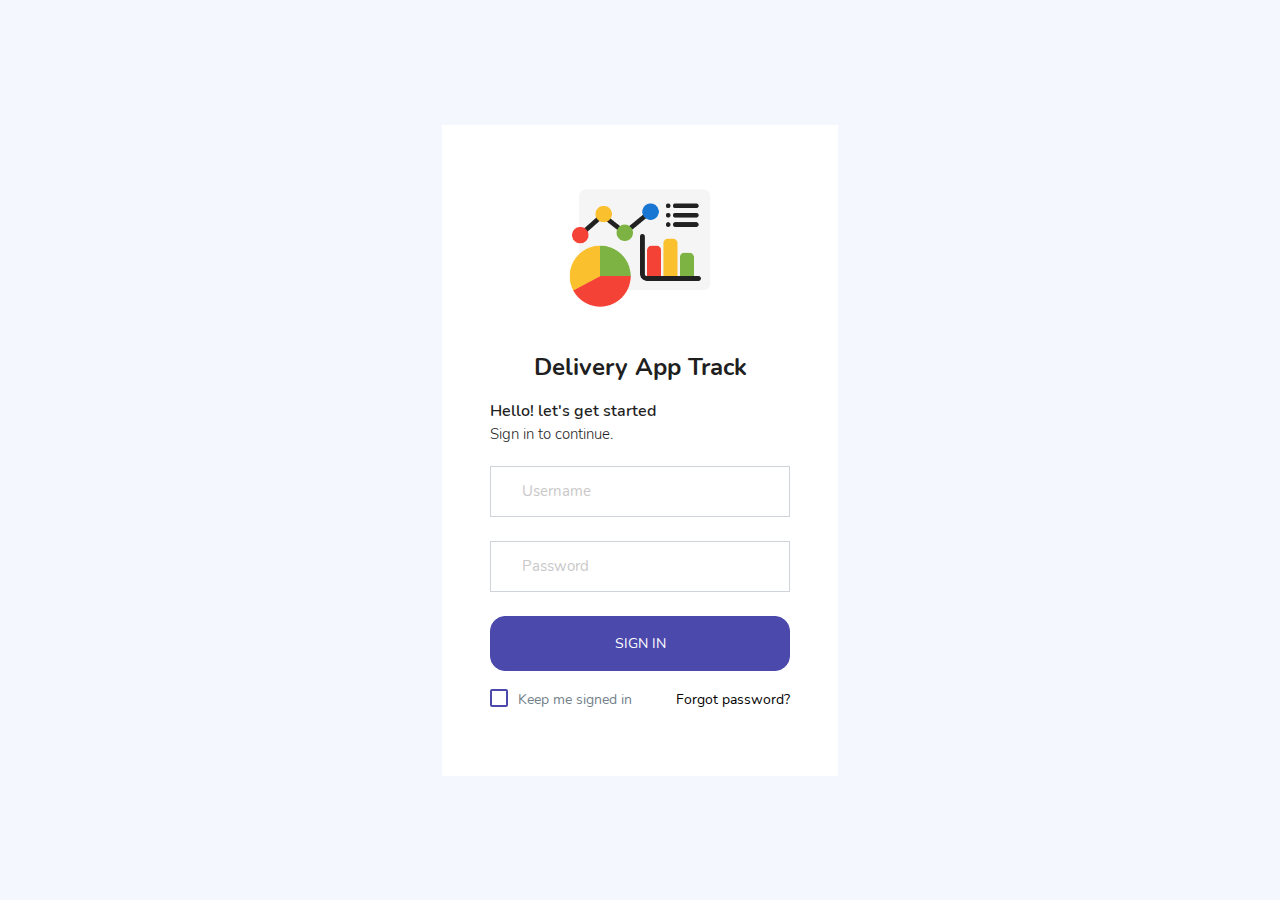
<file: Index.html>
<!DOCTYPE html>
<html lang="en">

<head>
  <!-- Required meta tags -->
  <meta charset="utf-8">
  <meta name="viewport" content="width=device-width, initial-scale=1, shrink-to-fit=no">
  <title>Delivery App Track</title>
  <link rel="icon" type="image/x-icon" href="images/dash.png" />
  <!-- plugins:css -->
  <link rel="stylesheet" href="vendors/feather/feather.css">
  <link rel="stylesheet" href="vendors/ti-icons/css/themify-icons.css">
  <link rel="stylesheet" href="vendors/css/vendor.bundle.base.css">
  <!-- endinject -->
  <!-- Plugin css for this page -->
  <!-- End plugin css for this page -->
  <!-- inject:css -->
  <link rel="stylesheet" href="css/vertical-layout-light/style.css">
  <!-- endinject -->
  
</head>

<body>
  <div class="container-scroller">
    <div class="container-fluid page-body-wrapper full-page-wrapper">
      <div class="content-wrapper d-flex align-items-center auth px-0">
        <div class="row w-100 mx-0">
          <div class="col-lg-4 mx-auto">
            <div class="auth-form-light text-left py-5 px-4 px-sm-5">
              <div class="brand-logo text-center justify-content-center">
                <img src="images/dash.png" alt="logo">
              </div>
              <h3 class="text-center justify-content-center mb-4 font-weight-bolder">Delivery App Track</h3>
              <h5>Hello! let's get started</h5>
              <h6 class="font-weight-light">Sign in to continue.</h6>
              <form class="pt-3">
                <div class="form-group">
                  <input type="email" class="form-control form-control-lg" id="txtEmailId" placeholder="Username">
                </div>
                <div class="form-group">
                  <input type="password" class="form-control form-control-lg" id="txtPassword" placeholder="Password">
                </div>
                <div class="mt-3">
                  <a class="btn btn-block btn-primary btn-lg font-weight-medium auth-form-btn" href="#" onclick="AuthUser();">SIGN IN</a>
                </div>
                <div class="my-2 d-flex justify-content-between align-items-center">
                  <div class="form-check">
                    <label class="form-check-label text-muted">
                      <input type="checkbox" class="form-check-input">
                      Keep me signed in
                    </label>
                  </div>
                  <a href="#" class="auth-link text-black">Forgot password?</a>
                </div>
              </form>
            </div>
          </div>
        </div>
      </div>
      <!-- content-wrapper ends -->
    </div>

    <div class="modal fade" id="exampleModal" tabindex="-1" aria-labelledby="exampleModalLabel"
                        aria-hidden="true">
                        <div class="modal-dialog">
                            <div class="modal-content">
                                <div class="modal-header justify-content-center text-danger">
                                    <h5 class="modal-title" id="exampleModalLabel">
                                        <i class="mdi mdi-alert-circle"></i>Alert
                                    </h5>
                                    <!-- <button type="button" class="btn-close" data-bs-dismiss="modal" aria-label="Close"></button> -->
                                </div>
                                <div class="modal-body justify-content-center text-center text-body">
                                  Password invalid!!
                                </div>
                                <div class="justify-content-center modal-footer text-center">
                                    <button type="button" class="btn btn-sm btn-primary" data-dismiss="modal"  data-bs-dismiss="modal">
                                        Close
                                    </button>
                                </div>
                            </div>
                        </div>
                    </div>
    <!-- page-body-wrapper ends -->
  </div>
  <!-- container-scroller -->
  <!-- plugins:js -->
  <script src="vendors/js/vendor.bundle.base.js"></script>
  <!-- endinject -->
  <!-- Plugin js for this page -->
  <!-- End plugin js for this page -->
  <!-- inject:js -->
  <script src="js/off-canvas.js"></script>
  <script src="js/hoverable-collapse.js"></script>
  <script src="js/template.js"></script>
  <script src="js/settings.js"></script>
  <script src="js/todolist.js"></script>
  <!-- endinject -->

  <script>
    function AuthUser() {
        debugger;
        var email = document.getElementById("txtEmailId").value;
        var password = document.getElementById("txtPassword").value;
       
        if (email == 'vendor@gmail.com' && password == 'vendor@123') {
            location.replace("VendorHome.html");
        } else if(email == 'vendor@gmail.com' && password != 'vendor@123') {
            $("#exampleModal").modal("show");

        }

    }
</script>
</body>

</html>
</file>
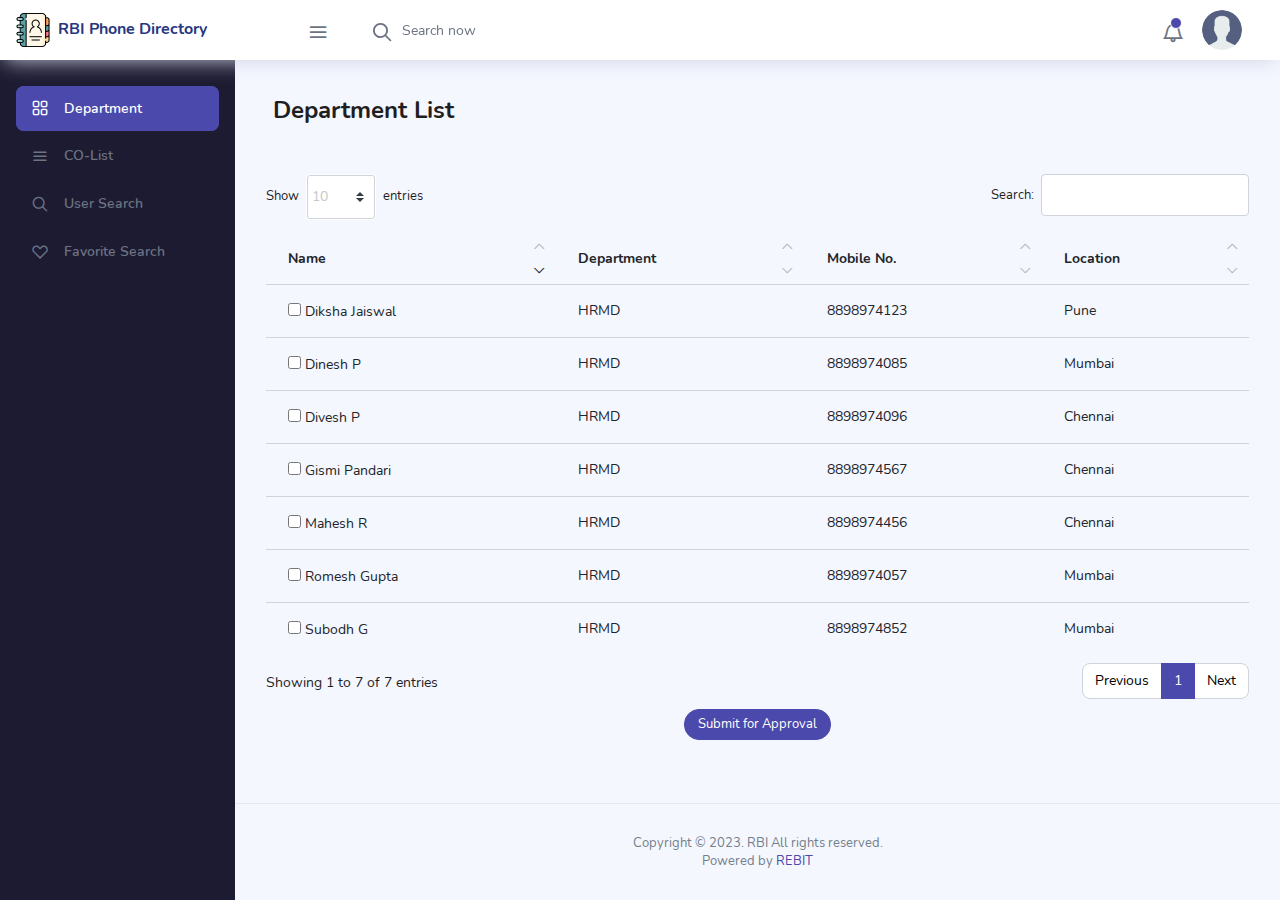
<file: Department.html>
<!DOCTYPE html>
<html lang="en">

<head>
    <!-- Required meta tags -->
    <meta charset="utf-8">
    <meta name="viewport" content="width=device-width, initial-scale=1, shrink-to-fit=no">
    <title>RBI Directory of Important Person</title>
    <link rel="icon" type="image/x-icon" href="images/contacts.png" />
    <!-- plugins:css -->

    <!-- <link href="https://unpkg.com/boxicons@2.0.7/css/boxicons.min.css" rel="stylesheet" />
    <link href="_line-awesome.scss" rel="stylesheet" />
    <link rel="stylesheet"
        href="https://cdnjs.cloudflare.com/ajax/libs/MaterialDesign-Webfont/5.3.45/css/materialdesignicons.css"
        integrity="sha256-NAxhqDvtY0l4xn+YVa6WjAcmd94NNfttjNsDmNatFVc=" crossorigin="anonymous" /> -->

    <link rel="stylesheet" href="vendors/feather/feather.css">
    <link rel="stylesheet" href="vendors/ti-icons/css/themify-icons.css">
    <link rel="stylesheet" href="vendors/css/vendor.bundle.base.css">
    <!-- endinject -->
    <!-- Plugin css for this page -->
    <link rel="stylesheet" href="vendors/datatables.net-bs4/dataTables.bootstrap4.css">
    <link rel="stylesheet" href="vendors/ti-icons/css/themify-icons.css">
    <link rel="stylesheet" type="text/css" href="js/select.dataTables.min.css">
    <!-- End plugin css for this page -->
    <!-- inject:css -->
    <link rel="stylesheet" href="css/vertical-layout-light/style.css">
    <!-- endinject -->
    <!-- <link rel="shortcut icon" href="images/favicon.png" /> -->
</head>

<body>
    <div class="container-scroller">
        <!-- partial:partials/_navbar.html -->
        <nav class="navbar col-lg-12 col-12 p-0 fixed-top d-flex flex-row">
            <div class="text-center navbar-brand-wrapper d-flex align-items-center justify-content-center">
                <a class="navbar-brand brand-logo mr-5" href="Department.html"><img src="images/contacts.png" class="mr-2"
                        alt="logo" />RBI Phone Directory</a>
                <a class="navbar-brand brand-logo-mini" href="Department.html"><img src="images/contacts.png" alt="logo" />
                    RPD</a>
            </div>
            <div class="navbar-menu-wrapper d-flex align-items-center justify-content-end">
                <button class="navbar-toggler navbar-toggler align-self-center" type="button" data-toggle="minimize">
                    <span class="icon-menu"></span>
                </button>
                <ul class="navbar-nav mr-lg-2">
                    <li class="nav-item nav-search d-none d-lg-block">
                        <div class="input-group">
                            <div class="input-group-prepend hover-cursor" id="navbar-search-icon">
                                <span class="input-group-text" id="search">
                                    <i class="icon-search"></i>
                                </span>
                            </div>
                            <input type="text" class="form-control" id="navbar-search-input" placeholder="Search now"
                                aria-label="search" aria-describedby="search">
                        </div>
                    </li>
                </ul>
                <ul class="navbar-nav navbar-nav-right">
                    <li class="nav-item dropdown">
                        <a class="nav-link count-indicator dropdown-toggle" id="notificationDropdown" href="#"
                            data-toggle="dropdown">
                            <i class="icon-bell mx-0"></i>
                            <span class="count"></span>
                        </a>
                        <div class="dropdown-menu dropdown-menu-right navbar-dropdown preview-list"
                            aria-labelledby="notificationDropdown">
                            <p class="mb-0 font-weight-normal float-left dropdown-header">Notifications</p>
                            <a class="dropdown-item preview-item">
                                <div class="preview-thumbnail">
                                    <div class="preview-icon bg-success">
                                        <i class="ti-info-alt mx-0"></i>
                                    </div>
                                </div>
                                <div class="preview-item-content">
                                    <h6 class="preview-subject font-weight-normal">Application Error</h6>
                                    <p class="font-weight-light small-text mb-0 text-muted">
                                        Just now
                                    </p>
                                </div>
                            </a>
                            <a class="dropdown-item preview-item">
                                <div class="preview-thumbnail">
                                    <div class="preview-icon bg-warning">
                                        <i class="ti-settings mx-0"></i>
                                    </div>
                                </div>
                                <div class="preview-item-content">
                                    <h6 class="preview-subject font-weight-normal">Settings</h6>
                                    <p class="font-weight-light small-text mb-0 text-muted">
                                        Private message
                                    </p>
                                </div>
                            </a>
                            <a class="dropdown-item preview-item">
                                <div class="preview-thumbnail">
                                    <div class="preview-icon bg-info">
                                        <i class="ti-user mx-0"></i>
                                    </div>
                                </div>
                                <div class="preview-item-content">
                                    <h6 class="preview-subject font-weight-normal">New user registration</h6>
                                    <p class="font-weight-light small-text mb-0 text-muted">
                                        2 days ago
                                    </p>
                                </div>
                            </a>
                        </div>
                    </li>
                    <li class="nav-item nav-profile dropdown">
                        <a class="nav-link dropdown-toggle" href="#" data-toggle="dropdown" id="profileDropdown">
                            <img src="images/man.png" alt="profile" />
                        </a>
                        <div class="dropdown-menu dropdown-menu-right navbar-dropdown"
                            aria-labelledby="profileDropdown">
                            <a class="dropdown-item">
                                <i class="ti-settings text-primary"></i>
                                Settings
                            </a>
                            <a class="dropdown-item" href="Index.html">
                                <i class="ti-power-off text-primary"></i>
                                Logout
                            </a>
                        </div>
                    </li>
                </ul>
                <button class="navbar-toggler navbar-toggler-right d-lg-none align-self-center" type="button"
                    data-toggle="offcanvas">
                    <span class="icon-menu"></span>
                </button>
            </div>
        </nav>
        <!-- partial -->
        <div class="container-fluid page-body-wrapper">
            <!-- partial:partials/_settings-panel.html -->
            
            <div id="right-sidebar" class="settings-panel">
                <i class="settings-close ti-close"></i>
                <ul class="nav nav-tabs border-top" id="setting-panel" role="tablist">
                    <li class="nav-item">
                        <a class="nav-link active" id="todo-tab" data-toggle="tab" href="#todo-section" role="tab"
                            aria-controls="todo-section" aria-expanded="true">TO DO LIST</a>
                    </li>
                    <li class="nav-item">
                        <a class="nav-link" id="chats-tab" data-toggle="tab" href="#chats-section" role="tab"
                            aria-controls="chats-section">CHATS</a>
                    </li>
                </ul>
                <div class="tab-content" id="setting-content">
                    <div class="tab-pane fade show active scroll-wrapper" id="todo-section" role="tabpanel"
                        aria-labelledby="todo-section">
                        <div class="add-items d-flex px-3 mb-0">
                            <form class="form w-100">
                                <div class="form-group d-flex">
                                    <input type="text" class="form-control todo-list-input" placeholder="Add To-do">
                                    <button type="submit" class="add btn btn-primary todo-list-add-btn"
                                        id="add-task">Add</button>
                                </div>
                            </form>
                        </div>
                        <div class="list-wrapper px-3">
                            <ul class="d-flex flex-column-reverse todo-list">
                                <li>
                                    <div class="form-check">
                                        <label class="form-check-label">
                                            <input class="checkbox" type="checkbox">
                                            Team review meeting at 3.00 PM
                                        </label>
                                    </div>
                                    <i class="remove ti-close"></i>
                                </li>
                                <li>
                                    <div class="form-check">
                                        <label class="form-check-label">
                                            <input class="checkbox" type="checkbox">
                                            Prepare for presentation
                                        </label>
                                    </div>
                                    <i class="remove ti-close"></i>
                                </li>
                                <li>
                                    <div class="form-check">
                                        <label class="form-check-label">
                                            <input class="checkbox" type="checkbox">
                                            Resolve all the low priority tickets due today
                                        </label>
                                    </div>
                                    <i class="remove ti-close"></i>
                                </li>
                                <li class="completed">
                                    <div class="form-check">
                                        <label class="form-check-label">
                                            <input class="checkbox" type="checkbox" checked>
                                            Schedule meeting for next week
                                        </label>
                                    </div>
                                    <i class="remove ti-close"></i>
                                </li>
                                <li class="completed">
                                    <div class="form-check">
                                        <label class="form-check-label">
                                            <input class="checkbox" type="checkbox" checked>
                                            Project review
                                        </label>
                                    </div>
                                    <i class="remove ti-close"></i>
                                </li>
                            </ul>
                        </div>
                        <h4 class="px-3 text-muted mt-5 font-weight-light mb-0">Events</h4>
                        <div class="events pt-4 px-3">
                            <div class="wrapper d-flex mb-2">
                                <i class="ti-control-record text-primary mr-2"></i>
                                <span>Feb 11 2018</span>
                            </div>
                            <p class="mb-0 font-weight-thin text-gray">Creating component page build a js</p>
                            <p class="text-gray mb-0">The total number of sessions</p>
                        </div>
                        <div class="events pt-4 px-3">
                            <div class="wrapper d-flex mb-2">
                                <i class="ti-control-record text-primary mr-2"></i>
                                <span>Feb 7 2018</span>
                            </div>
                            <p class="mb-0 font-weight-thin text-gray">Meeting with Alisa</p>
                            <p class="text-gray mb-0 ">Call Sarah Graves</p>
                        </div>
                    </div>
                    <!-- To do section tab ends -->
                    <div class="tab-pane fade" id="chats-section" role="tabpanel" aria-labelledby="chats-section">
                        <div class="d-flex align-items-center justify-content-between border-bottom">
                            <p class="settings-heading border-top-0 mb-3 pl-3 pt-0 border-bottom-0 pb-0">Friends</p>
                            <small
                                class="settings-heading border-top-0 mb-3 pt-0 border-bottom-0 pb-0 pr-3 font-weight-normal">See
                                All</small>
                        </div>
                        <ul class="chat-list">
                            <li class="list active">
                                <div class="profile"><img src="images/faces/face1.jpg" alt="image"><span
                                        class="online"></span></div>
                                <div class="info">
                                    <p>Thomas Douglas</p>
                                    <p>Available</p>
                                </div>
                                <small class="text-muted my-auto">19 min</small>
                            </li>
                            <li class="list">
                                <div class="profile"><img src="images/faces/face2.jpg" alt="image"><span
                                        class="offline"></span></div>
                                <div class="info">
                                    <div class="wrapper d-flex">
                                        <p>Catherine</p>
                                    </div>
                                    <p>Away</p>
                                </div>
                                <div class="badge badge-success badge-pill my-auto mx-2">4</div>
                                <small class="text-muted my-auto">23 min</small>
                            </li>
                            <li class="list">
                                <div class="profile"><img src="images/faces/face3.jpg" alt="image"><span
                                        class="online"></span></div>
                                <div class="info">
                                    <p>Daniel Russell</p>
                                    <p>Available</p>
                                </div>
                                <small class="text-muted my-auto">14 min</small>
                            </li>
                            <li class="list">
                                <div class="profile"><img src="images/faces/face4.jpg" alt="image"><span
                                        class="offline"></span></div>
                                <div class="info">
                                    <p>James Richardson</p>
                                    <p>Away</p>
                                </div>
                                <small class="text-muted my-auto">2 min</small>
                            </li>
                            <li class="list">
                                <div class="profile"><img src="images/faces/face5.jpg" alt="image"><span
                                        class="online"></span></div>
                                <div class="info">
                                    <p>Madeline Kennedy</p>
                                    <p>Available</p>
                                </div>
                                <small class="text-muted my-auto">5 min</small>
                            </li>
                            <li class="list">
                                <div class="profile"><img src="images/faces/face6.jpg" alt="image"><span
                                        class="online"></span></div>
                                <div class="info">
                                    <p>Sarah Graves</p>
                                    <p>Available</p>
                                </div>
                                <small class="text-muted my-auto">47 min</small>
                            </li>
                        </ul>
                    </div>
                    <!-- chat tab ends -->
                </div>
            </div>
            <!-- partial -->
            <!-- partial:partials/_sidebar.html -->
            <nav class="sidebar sidebar-offcanvas" id="sidebar">
                <ul class="nav">
                    <li class="nav-item">
                        <a class="nav-link" href="Department.html">
                            <i class="icon-grid menu-icon"></i>
                            <span class="menu-title">Department</span>
                        </a>
                    </li>
                    <li class="nav-item">
                        <a class="nav-link" href="Co-List.html" >
                            <i class="icon-menu menu-icon"></i>
                            <span class="menu-title">CO-List</span>
                        </a>
                    </li>
                    <li class="nav-item">
                        <a class="nav-link" href="Search.html">
                            <i class="icon-search menu-icon"></i>
                            <span class="menu-title">User Search</span>
                        </a>

                    </li>
                    <li class="nav-item">
                        <a class="nav-link" href="fav.html" >
                            <i class="icon-heart menu-icon"></i>
                            <span class="menu-title">Favorite Search</span>
                        </a>

                    </li>
                </ul>
            </nav>
            <!-- partial -->
            <div class="main-panel">
                <div class="content-wrapper">
                    <div class="row mb-1">
                        <div class="col-md-12 grid-margin">
                          <div class="row">
                            <div class="col-12 col-xl-8 mb-4 mb-xl-0">
                              <h3 class="font-weight-bold">Department List</h3>
                            </div>
                          </div>
                        </div>
                      </div>
                    <div class="row">
                        <div class="container px-2">
                            <div class="table-responsive mb-lg-2">
                                <table id="myTable" class="table table-striped nowrap" style="width: 100%">
                                    <thead>
                                        <tr>
                                            <!-- <th></th> -->
                                            <th class="ps-lg-4">Name</th>
                                            <th>Department</th>
                                            <th>Mobile No.</th>
                                            <th>Location</th>
                                        </tr>
                                    </thead>
                                    <tbody id="tableBody"></tbody>
                                </table>
                            </div>

                            <div class="col-lg-12 text-end mb-lg-2 col-12 text-center justify-content-center">
                                <!-- Button trigger modal -->
                                <button type="button" class="btn btn-sm btn-primary" onclick="OpenModal();">
                                    Submit for Approval 
                                </button>
                            </div>
                        </div>
                    </div>


                    <!-- Modal -->
                    <div class="modal fade" id="exampleModal" tabindex="-1" aria-labelledby="exampleModalLabel"
                        aria-hidden="true">
                        <div class="modal-dialog">
                            <div class="modal-content">
                                <div class="modal-header justify-content-center text-danger">
                                    <h5 class="modal-title" id="exampleModalLabel">
                                        <i class="mdi mdi-alert-circle"></i>Alert
                                    </h5>
                                    <!-- <button type="button" class="btn-close" data-bs-dismiss="modal" aria-label="Close"></button> -->
                                </div>
                                <div class="modal-body justify-content-center text-center text-body">
                                    Are you sure to send for Approval?
                                </div>
                                <div class="justify-content-center modal-footer text-center">
                                    <a class="btn btn-sm btn-primary" href="DepartmentApprovedList.html">Yes</a>
                                    <button type="button" class="btn btn-sm btn-primary" data-dismiss="modal"  data-bs-dismiss="modal">
                                        No
                                    </button>
                                </div>
                            </div>
                        </div>
                    </div>
                </div>
                <!-- content-wrapper ends -->
                <!-- partial:partials/_footer.html -->
                <footer class="footer justify-content-center text-center">
                    <div class="d-sm-flex justify-content-center justify-content-sm-center">
                        <span class="text-muted text-center text-sm-left d-block d-sm-inline-block">Copyright © 2023.
                            RBI All rights reserved.</span>
                    </div>
                    <div class="d-sm-flex justify-content-center justify-content-sm-center">
                        <span class="text-muted text-center text-sm-left d-block d-sm-inline-block">Powered by <a
                                href="https://rebit.org.in/" target="_blank">REBIT</a></span>
                    </div>
                </footer>
                <!-- partial -->
            </div>
            <!-- main-panel ends -->
        </div>
        <!-- page-body-wrapper ends -->
    </div>
    <!-- container-scroller -->
    <script type="text/Javascript" src="https://code.jquery.com/jquery-3.7.0.js"></script>

    <!-- plugins:js -->
    <script src="vendors/js/vendor.bundle.base.js"></script>
    <!-- endinject -->
    <!-- Plugin js for this page -->
    <script src="vendors/chart.js/Chart.min.js"></script>
    <script src="vendors/datatables.net/jquery.dataTables.js"></script>
    <script src="vendors/datatables.net-bs4/dataTables.bootstrap4.js"></script>
    <script src="js/dataTables.select.min.js"></script>

    <!-- End plugin js for this page -->
    <!-- inject:js -->
    <script src="js/off-canvas.js"></script>
    <script src="js/hoverable-collapse.js"></script>
    <script src="js/template.js"></script>
    <script src="js/settings.js"></script>
    <script src="js/todolist.js"></script>
    <!-- endinject -->
    <!-- Custom js for this page-->
    <script src="js/dashboard.js"></script>
    <script src="js/Chart.roundedBarCharts.js"></script>
    <!-- End custom js for this page-->

    <script type="text/Javascript" src="js/data.js"></script>

    <script type="text/Javascript">

        displayDepartmentData(data);
  
        function displayDepartmentData(strcurrarray) {
  
  
            currarray = strcurrarray.filter(function (a) {
                if (a.dept === 'HRMD' ) {
                    return a.name;
                }
            });
  
                $('#myTable').DataTable({
                  data: currarray,
                  columns: [
                    { data: 'name',
                    render: (_,__,rowData) => `<input type="checkbox" value="${rowData.name}">  ${rowData.name}</input>`
                },
                    { data: 'dept' },
                    { data: 'mobile' },
                    { data: 'location' },
                  ],
  
                  responsive: true,
                });
  
        }

        function OpenModal() {
            $("#exampleModal").modal("show");
        }
      </script>
</body>

</html>
</file>
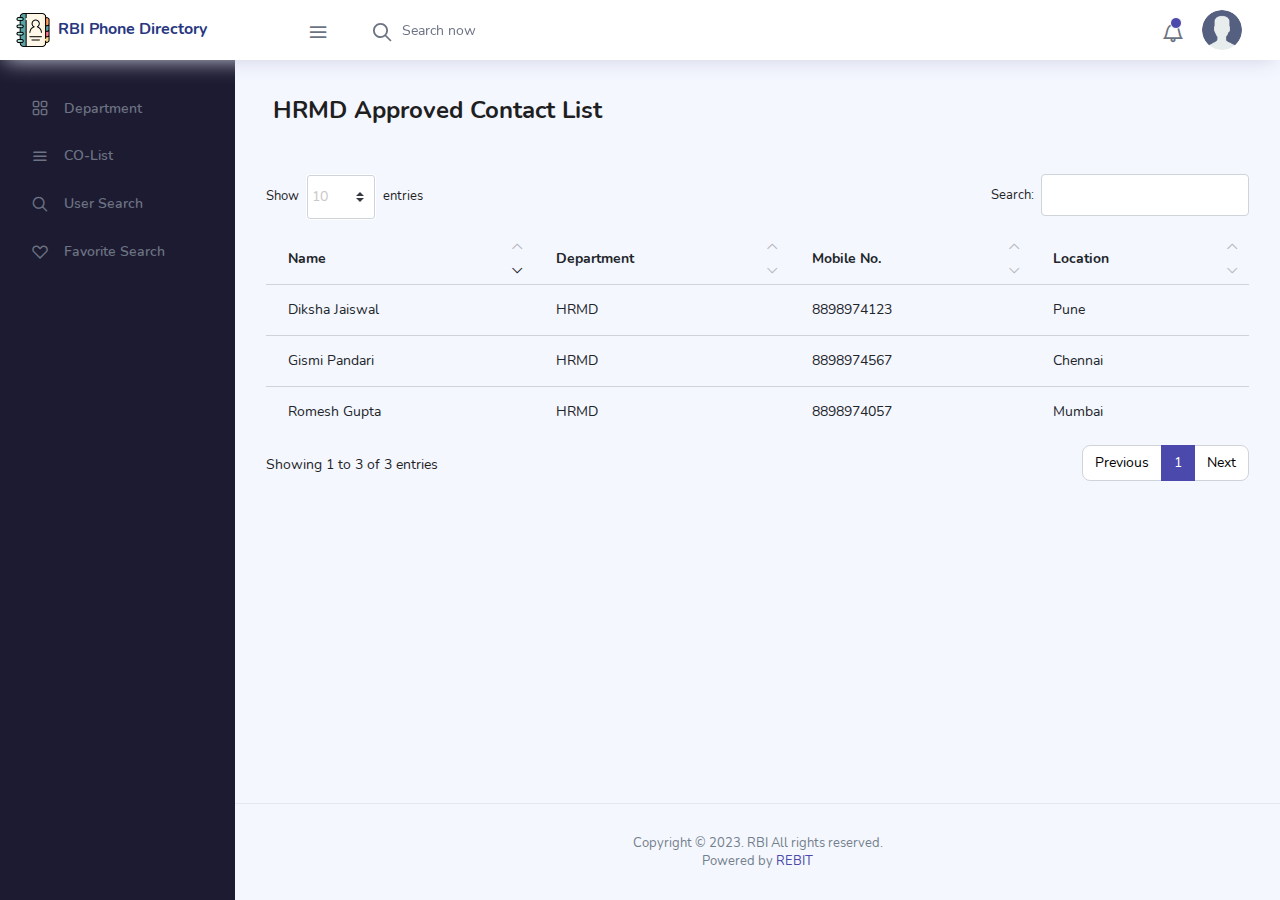
<file: DepartmentApprovedList.html>
<!DOCTYPE html>
<html lang="en">

<head>
    <!-- Required meta tags -->
    <meta charset="utf-8">
    <meta name="viewport" content="width=device-width, initial-scale=1, shrink-to-fit=no">
    <title>RBI Directory of Important Person</title>
    <link rel="icon" type="image/x-icon" href="images/contacts.png" />
    <!-- plugins:css -->

    <!-- <link href="https://unpkg.com/boxicons@2.0.7/css/boxicons.min.css" rel="stylesheet" />
    <link href="_line-awesome.scss" rel="stylesheet" />
    <link rel="stylesheet"
        href="https://cdnjs.cloudflare.com/ajax/libs/MaterialDesign-Webfont/5.3.45/css/materialdesignicons.css"
        integrity="sha256-NAxhqDvtY0l4xn+YVa6WjAcmd94NNfttjNsDmNatFVc=" crossorigin="anonymous" /> -->

    <link rel="stylesheet" href="vendors/feather/feather.css">
    <link rel="stylesheet" href="vendors/ti-icons/css/themify-icons.css">
    <link rel="stylesheet" href="vendors/css/vendor.bundle.base.css">
    <!-- endinject -->
    <!-- Plugin css for this page -->
    <link rel="stylesheet" href="vendors/datatables.net-bs4/dataTables.bootstrap4.css">
    <link rel="stylesheet" href="vendors/ti-icons/css/themify-icons.css">
    <link rel="stylesheet" type="text/css" href="js/select.dataTables.min.css">
    <!-- End plugin css for this page -->
    <!-- inject:css -->
    <link rel="stylesheet" href="css/vertical-layout-light/style.css">
    <!-- endinject -->
    <!-- <link rel="shortcut icon" href="images/favicon.png" /> -->
</head>

<body>
    <div class="container-scroller">
        <!-- partial:partials/_navbar.html -->
        <nav class="navbar col-lg-12 col-12 p-0 fixed-top d-flex flex-row">
            <div class="text-center navbar-brand-wrapper d-flex align-items-center justify-content-center">
                <a class="navbar-brand brand-logo mr-5" href="Department.html"><img src="images/contacts.png" class="mr-2"
                        alt="logo" />RBI Phone Directory</a>
                <a class="navbar-brand brand-logo-mini" href="Department.html"><img src="images/contacts.png" alt="logo" />
                    RPD</a>
            </div>
            <div class="navbar-menu-wrapper d-flex align-items-center justify-content-end">
                <button class="navbar-toggler navbar-toggler align-self-center" type="button" data-toggle="minimize">
                    <span class="icon-menu"></span>
                </button>
                <ul class="navbar-nav mr-lg-2">
                    <li class="nav-item nav-search d-none d-lg-block">
                        <div class="input-group">
                            <div class="input-group-prepend hover-cursor" id="navbar-search-icon">
                                <span class="input-group-text" id="search">
                                    <i class="icon-search"></i>
                                </span>
                            </div>
                            <input type="text" class="form-control" id="navbar-search-input" placeholder="Search now"
                                aria-label="search" aria-describedby="search">
                        </div>
                    </li>
                </ul>
                <ul class="navbar-nav navbar-nav-right">
                    <li class="nav-item dropdown">
                        <a class="nav-link count-indicator dropdown-toggle" id="notificationDropdown" href="#"
                            data-toggle="dropdown">
                            <i class="icon-bell mx-0"></i>
                            <span class="count"></span>
                        </a>
                        <div class="dropdown-menu dropdown-menu-right navbar-dropdown preview-list"
                            aria-labelledby="notificationDropdown">
                            <p class="mb-0 font-weight-normal float-left dropdown-header">Notifications</p>
                            <a class="dropdown-item preview-item">
                                <div class="preview-thumbnail">
                                    <div class="preview-icon bg-success">
                                        <i class="ti-info-alt mx-0"></i>
                                    </div>
                                </div>
                                <div class="preview-item-content">
                                    <h6 class="preview-subject font-weight-normal">Application Error</h6>
                                    <p class="font-weight-light small-text mb-0 text-muted">
                                        Just now
                                    </p>
                                </div>
                            </a>
                            <a class="dropdown-item preview-item">
                                <div class="preview-thumbnail">
                                    <div class="preview-icon bg-warning">
                                        <i class="ti-settings mx-0"></i>
                                    </div>
                                </div>
                                <div class="preview-item-content">
                                    <h6 class="preview-subject font-weight-normal">Settings</h6>
                                    <p class="font-weight-light small-text mb-0 text-muted">
                                        Private message
                                    </p>
                                </div>
                            </a>
                            <a class="dropdown-item preview-item">
                                <div class="preview-thumbnail">
                                    <div class="preview-icon bg-info">
                                        <i class="ti-user mx-0"></i>
                                    </div>
                                </div>
                                <div class="preview-item-content">
                                    <h6 class="preview-subject font-weight-normal">New user registration</h6>
                                    <p class="font-weight-light small-text mb-0 text-muted">
                                        2 days ago
                                    </p>
                                </div>
                            </a>
                        </div>
                    </li>
                    <li class="nav-item nav-profile dropdown">
                        <a class="nav-link dropdown-toggle" href="#" data-toggle="dropdown" id="profileDropdown">
                            <img src="images/man.png" alt="profile" />
                        </a>
                        <div class="dropdown-menu dropdown-menu-right navbar-dropdown"
                            aria-labelledby="profileDropdown">
                            <a class="dropdown-item">
                                <i class="ti-settings text-primary"></i>
                                Settings
                            </a>
                            <a class="dropdown-item" href="Index.html">
                                <i class="ti-power-off text-primary"></i>
                                Logout
                            </a>
                        </div>
                    </li>
                </ul>
                <button class="navbar-toggler navbar-toggler-right d-lg-none align-self-center" type="button"
                    data-toggle="offcanvas">
                    <span class="icon-menu"></span>
                </button>
            </div>
        </nav>
        <!-- partial -->
        <div class="container-fluid page-body-wrapper">
            <!-- partial:partials/_settings-panel.html -->

            <div id="right-sidebar" class="settings-panel">
                <i class="settings-close ti-close"></i>
                <ul class="nav nav-tabs border-top" id="setting-panel" role="tablist">
                    <li class="nav-item">
                        <a class="nav-link active" id="todo-tab" data-toggle="tab" href="#todo-section" role="tab"
                            aria-controls="todo-section" aria-expanded="true">TO DO LIST</a>
                    </li>
                    <li class="nav-item">
                        <a class="nav-link" id="chats-tab" data-toggle="tab" href="#chats-section" role="tab"
                            aria-controls="chats-section">CHATS</a>
                    </li>
                </ul>
                <div class="tab-content" id="setting-content">
                    <div class="tab-pane fade show active scroll-wrapper" id="todo-section" role="tabpanel"
                        aria-labelledby="todo-section">
                        <div class="add-items d-flex px-3 mb-0">
                            <form class="form w-100">
                                <div class="form-group d-flex">
                                    <input type="text" class="form-control todo-list-input" placeholder="Add To-do">
                                    <button type="submit" class="add btn btn-primary todo-list-add-btn"
                                        id="add-task">Add</button>
                                </div>
                            </form>
                        </div>
                        <div class="list-wrapper px-3">
                            <ul class="d-flex flex-column-reverse todo-list">
                                <li>
                                    <div class="form-check">
                                        <label class="form-check-label">
                                            <input class="checkbox" type="checkbox">
                                            Team review meeting at 3.00 PM
                                        </label>
                                    </div>
                                    <i class="remove ti-close"></i>
                                </li>
                                <li>
                                    <div class="form-check">
                                        <label class="form-check-label">
                                            <input class="checkbox" type="checkbox">
                                            Prepare for presentation
                                        </label>
                                    </div>
                                    <i class="remove ti-close"></i>
                                </li>
                                <li>
                                    <div class="form-check">
                                        <label class="form-check-label">
                                            <input class="checkbox" type="checkbox">
                                            Resolve all the low priority tickets due today
                                        </label>
                                    </div>
                                    <i class="remove ti-close"></i>
                                </li>
                                <li class="completed">
                                    <div class="form-check">
                                        <label class="form-check-label">
                                            <input class="checkbox" type="checkbox" checked>
                                            Schedule meeting for next week
                                        </label>
                                    </div>
                                    <i class="remove ti-close"></i>
                                </li>
                                <li class="completed">
                                    <div class="form-check">
                                        <label class="form-check-label">
                                            <input class="checkbox" type="checkbox" checked>
                                            Project review
                                        </label>
                                    </div>
                                    <i class="remove ti-close"></i>
                                </li>
                            </ul>
                        </div>
                        <h4 class="px-3 text-muted mt-5 font-weight-light mb-0">Events</h4>
                        <div class="events pt-4 px-3">
                            <div class="wrapper d-flex mb-2">
                                <i class="ti-control-record text-primary mr-2"></i>
                                <span>Feb 11 2018</span>
                            </div>
                            <p class="mb-0 font-weight-thin text-gray">Creating component page build a js</p>
                            <p class="text-gray mb-0">The total number of sessions</p>
                        </div>
                        <div class="events pt-4 px-3">
                            <div class="wrapper d-flex mb-2">
                                <i class="ti-control-record text-primary mr-2"></i>
                                <span>Feb 7 2018</span>
                            </div>
                            <p class="mb-0 font-weight-thin text-gray">Meeting with Alisa</p>
                            <p class="text-gray mb-0 ">Call Sarah Graves</p>
                        </div>
                    </div>
                    <!-- To do section tab ends -->
                    <div class="tab-pane fade" id="chats-section" role="tabpanel" aria-labelledby="chats-section">
                        <div class="d-flex align-items-center justify-content-between border-bottom">
                            <p class="settings-heading border-top-0 mb-3 pl-3 pt-0 border-bottom-0 pb-0">Friends</p>
                            <small
                                class="settings-heading border-top-0 mb-3 pt-0 border-bottom-0 pb-0 pr-3 font-weight-normal">See
                                All</small>
                        </div>
                        <ul class="chat-list">
                            <li class="list active">
                                <div class="profile"><img src="images/faces/face1.jpg" alt="image"><span
                                        class="online"></span></div>
                                <div class="info">
                                    <p>Thomas Douglas</p>
                                    <p>Available</p>
                                </div>
                                <small class="text-muted my-auto">19 min</small>
                            </li>
                            <li class="list">
                                <div class="profile"><img src="images/faces/face2.jpg" alt="image"><span
                                        class="offline"></span></div>
                                <div class="info">
                                    <div class="wrapper d-flex">
                                        <p>Catherine</p>
                                    </div>
                                    <p>Away</p>
                                </div>
                                <div class="badge badge-success badge-pill my-auto mx-2">4</div>
                                <small class="text-muted my-auto">23 min</small>
                            </li>
                            <li class="list">
                                <div class="profile"><img src="images/faces/face3.jpg" alt="image"><span
                                        class="online"></span></div>
                                <div class="info">
                                    <p>Daniel Russell</p>
                                    <p>Available</p>
                                </div>
                                <small class="text-muted my-auto">14 min</small>
                            </li>
                            <li class="list">
                                <div class="profile"><img src="images/faces/face4.jpg" alt="image"><span
                                        class="offline"></span></div>
                                <div class="info">
                                    <p>James Richardson</p>
                                    <p>Away</p>
                                </div>
                                <small class="text-muted my-auto">2 min</small>
                            </li>
                            <li class="list">
                                <div class="profile"><img src="images/faces/face5.jpg" alt="image"><span
                                        class="online"></span></div>
                                <div class="info">
                                    <p>Madeline Kennedy</p>
                                    <p>Available</p>
                                </div>
                                <small class="text-muted my-auto">5 min</small>
                            </li>
                            <li class="list">
                                <div class="profile"><img src="images/faces/face6.jpg" alt="image"><span
                                        class="online"></span></div>
                                <div class="info">
                                    <p>Sarah Graves</p>
                                    <p>Available</p>
                                </div>
                                <small class="text-muted my-auto">47 min</small>
                            </li>
                        </ul>
                    </div>
                    <!-- chat tab ends -->
                </div>
            </div>
            <!-- partial -->
            <!-- partial:partials/_sidebar.html -->
            <nav class="sidebar sidebar-offcanvas" id="sidebar">
                <ul class="nav">
                    <li class="nav-item">
                        <a class="nav-link" href="Department.html">
                            <i class="icon-grid menu-icon"></i>
                            <span class="menu-title">Department</span>
                        </a>
                    </li>
                    <li class="nav-item">
                        <a class="nav-link" href="Co-List.html" >
                            <i class="icon-menu menu-icon"></i>
                            <span class="menu-title">CO-List</span>
                        </a>
                    </li>
                    <li class="nav-item">
                        <a class="nav-link" href="Search.html">
                            <i class="icon-search menu-icon"></i>
                            <span class="menu-title">User Search</span>
                        </a>

                    </li>
                    <li class="nav-item">
                        <a class="nav-link" href="fav.html" >
                            <i class="icon-heart menu-icon"></i>
                            <span class="menu-title">Favorite Search</span>
                        </a>

                    </li>
                </ul>
            </nav>
            <!-- partial -->
            <div class="main-panel">
                <div class="content-wrapper">
                    <div class="row mb-1">
                        <div class="col-md-12 grid-margin">
                            <div class="row">
                                <div class="col-12 col-xl-8 mb-4 mb-xl-0">
                                    <h3 class="font-weight-bold">HRMD Approved Contact List</h3>
                                </div>
                            </div>
                        </div>
                    </div>
                    <div class="row">
                        <div class="container px-2">
                            <div class="table-responsive mb-lg-2">
                                <table id="myApproveTable" class="table table-striped nowrap" style="width:100%">
                                    <thead>
                                        <tr>
                                            <th class="ps-lg-4">Name</th>
                                            <th>Department</th>
                                            <th>Mobile No.</th>
                                            <th>Location</th>
                                        </tr>
                                    </thead>
                                    <tbody id="tableBody">
                                    </tbody>
                                </table>
                            </div>
                        </div>
                    </div>


                    <!-- Modal -->
                    <div class="modal fade" id="exampleModal" tabindex="-1" aria-labelledby="exampleModalLabel"
                        aria-hidden="true">
                        <div class="modal-dialog">
                            <div class="modal-content">
                                <div class="modal-header justify-content-center text-danger">
                                    <h5 class="modal-title" id="exampleModalLabel"><i class="bx bx-error"></i>Alert</h5>
                                    <!-- <button type="button" class="btn-close" data-bs-dismiss="modal" aria-label="Close"></button> -->
                                </div>
                                <div class="modal-body justify-content-center text-center text-body">
                                    Are you sure to send for Approval?
                                </div>
                                <div class="justify-content-center modal-footer text-center">
                                    <a class="btn btn-secondary" href="DepartmentApprovedList.html">Ok</a>
                                    <button type="button" class="btn btn-secondary" data-dismiss="modal"  data-bs-dismiss="modal">No</button>
                                </div>
                            </div>
                        </div>
                    </div>

                </div>
                <!-- content-wrapper ends -->
                <!-- partial:partials/_footer.html -->
                <footer class="footer justify-content-center text-center">
                    <div class="d-sm-flex justify-content-center justify-content-sm-center">
                        <span class="text-muted text-center text-sm-left d-block d-sm-inline-block">Copyright © 2023.
                            RBI All rights reserved.</span>
                    </div>
                    <div class="d-sm-flex justify-content-center justify-content-sm-center">
                        <span class="text-muted text-center text-sm-left d-block d-sm-inline-block">Powered by <a
                                href="https://rebit.org.in/" target="_blank">REBIT</a></span>
                    </div>
                </footer>
                <!-- partial -->
            </div>
            <!-- main-panel ends -->
        </div>
        <!-- page-body-wrapper ends -->
    </div>
    <!-- container-scroller -->

    <!-- plugins:js -->
    <script src="vendors/js/vendor.bundle.base.js"></script>
    <!-- endinject -->
    <!-- Plugin js for this page -->
    <script src="vendors/chart.js/Chart.min.js"></script>
    <script src="vendors/datatables.net/jquery.dataTables.js"></script>
    <script src="vendors/datatables.net-bs4/dataTables.bootstrap4.js"></script>
    <script src="js/dataTables.select.min.js"></script>

    <!-- End plugin js for this page -->
    <!-- inject:js -->
    <script src="js/off-canvas.js"></script>
    <script src="js/hoverable-collapse.js"></script>
    <script src="js/template.js"></script>
    <script src="js/settings.js"></script>
    <script src="js/todolist.js"></script>
    <!-- endinject -->
    <!-- Custom js for this page-->
    <script src="js/dashboard.js"></script>
    <script src="js/Chart.roundedBarCharts.js"></script>
    <!-- End custom js for this page-->

    <script type="text/Javascript" src="js/data.js"></script>

    <script type="text/Javascript">
        displayDepartmentApproveData(data)

function displayDepartmentApproveData(strcurrarray) {

    currarray = strcurrarray.filter(function (a) {
        if (a.dept === 'HRMD' && a.isApprove === '1' ) {
            return a.name;
        }
    });

        $('#myApproveTable').DataTable({
          data: currarray,
          columns: [
            { data: 'name',
        },
            { data: 'dept' },
            { data: 'mobile' },
            { data: 'location' },
          ],
          
          responsive: true,
        });
}
    </script>
</body>

</html>
</file>
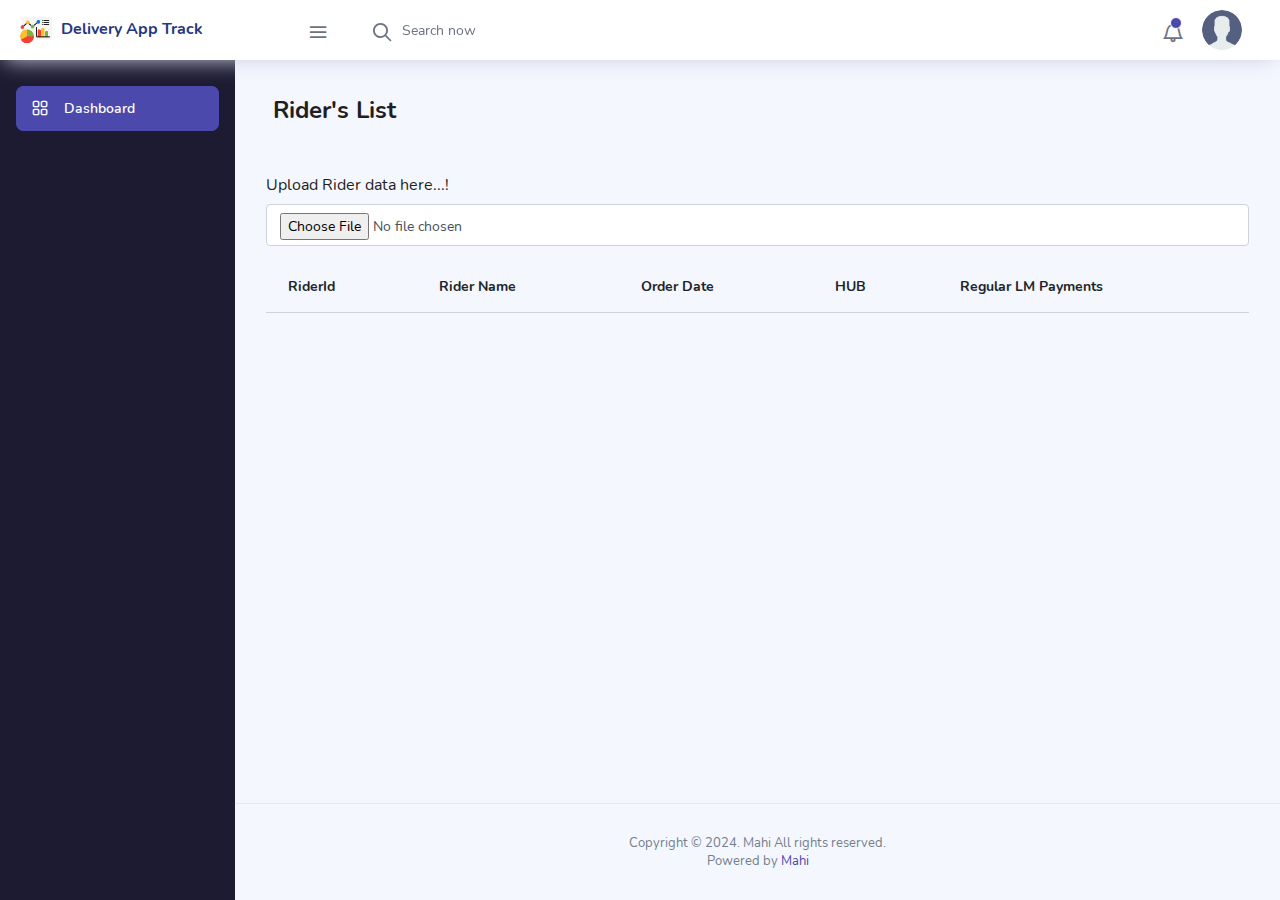
<file: VendorHome.html>
<!DOCTYPE html>
<html lang="en">

<head>
    <!-- Required meta tags -->
    <meta charset="utf-8">
    <meta name="viewport" content="width=device-width, initial-scale=1, shrink-to-fit=no">
    <title>Delivery App Track</title>
    <link rel="icon" type="image/x-icon" href="images/dash.png" />
    <!-- plugins:css -->

    <!-- <link href="https://unpkg.com/boxicons@2.0.7/css/boxicons.min.css" rel="stylesheet" />
    <link href="_line-awesome.scss" rel="stylesheet" />
    <link rel="stylesheet"
        href="https://cdnjs.cloudflare.com/ajax/libs/MaterialDesign-Webfont/5.3.45/css/materialdesignicons.css"
        integrity="sha256-NAxhqDvtY0l4xn+YVa6WjAcmd94NNfttjNsDmNatFVc=" crossorigin="anonymous" /> -->

    <link rel="stylesheet" href="vendors/feather/feather.css">
    <link rel="stylesheet" href="vendors/ti-icons/css/themify-icons.css">
    <link rel="stylesheet" href="vendors/css/vendor.bundle.base.css">
    <!-- endinject -->
    <!-- Plugin css for this page -->
    <link rel="stylesheet" href="vendors/datatables.net-bs4/dataTables.bootstrap4.css">
    <link rel="stylesheet" href="vendors/ti-icons/css/themify-icons.css">
    <link rel="stylesheet" type="text/css" href="js/select.dataTables.min.css">
    <!-- End plugin css for this page -->
    <!-- inject:css -->
    <link rel="stylesheet" href="css/vertical-layout-light/style.css">
    <!-- endinject -->
    <!-- <link rel="shortcut icon" href="images/favicon.png" /> -->
</head>

<body>
    <div class="container-scroller">
        <!-- partial:partials/_navbar.html -->
        <nav class="navbar col-lg-12 col-12 p-0 fixed-top d-flex flex-row">
            <div class="text-center navbar-brand-wrapper d-flex align-items-center justify-content-center">
                <a class="navbar-brand brand-logo mr-5" href="VendorHome.html"><img src="images/dash.png" class="mr-2"
                        alt="logo" />Delivery App Track</a>
                <a class="navbar-brand brand-logo-mini" href="VendorHome.html"><img src="images/dash.png" alt="logo" />
                    DAT</a>
            </div>
            <div class="navbar-menu-wrapper d-flex align-items-center justify-content-end">
                <button class="navbar-toggler navbar-toggler align-self-center" type="button" data-toggle="minimize">
                    <span class="icon-menu"></span>
                </button>
                <ul class="navbar-nav mr-lg-2">
                    <li class="nav-item nav-search d-none d-lg-block">
                        <div class="input-group">
                            <div class="input-group-prepend hover-cursor" id="navbar-search-icon">
                                <span class="input-group-text" id="search">
                                    <i class="icon-search"></i>
                                </span>
                            </div>
                            <input type="text" class="form-control" id="navbar-search-input" placeholder="Search now"
                                aria-label="search" aria-describedby="search">
                        </div>
                    </li>
                </ul>
                <ul class="navbar-nav navbar-nav-right">
                    <li class="nav-item dropdown">
                        <a class="nav-link count-indicator dropdown-toggle" id="notificationDropdown" href="#"
                            data-toggle="dropdown">
                            <i class="icon-bell mx-0"></i>
                            <span class="count"></span>
                        </a>
                        <div class="dropdown-menu dropdown-menu-right navbar-dropdown preview-list"
                            aria-labelledby="notificationDropdown">
                            <p class="mb-0 font-weight-normal float-left dropdown-header">Notifications</p>
                            <a class="dropdown-item preview-item">
                                <div class="preview-thumbnail">
                                    <div class="preview-icon bg-success">
                                        <i class="ti-info-alt mx-0"></i>
                                    </div>
                                </div>
                                <div class="preview-item-content">
                                    <h6 class="preview-subject font-weight-normal">Application Error</h6>
                                    <p class="font-weight-light small-text mb-0 text-muted">
                                        Just now
                                    </p>
                                </div>
                            </a>
                            <a class="dropdown-item preview-item">
                                <div class="preview-thumbnail">
                                    <div class="preview-icon bg-warning">
                                        <i class="ti-settings mx-0"></i>
                                    </div>
                                </div>
                                <div class="preview-item-content">
                                    <h6 class="preview-subject font-weight-normal">Settings</h6>
                                    <p class="font-weight-light small-text mb-0 text-muted">
                                        Private message
                                    </p>
                                </div>
                            </a>
                            <a class="dropdown-item preview-item">
                                <div class="preview-thumbnail">
                                    <div class="preview-icon bg-info">
                                        <i class="ti-user mx-0"></i>
                                    </div>
                                </div>
                                <div class="preview-item-content">
                                    <h6 class="preview-subject font-weight-normal">New user registration</h6>
                                    <p class="font-weight-light small-text mb-0 text-muted">
                                        2 days ago
                                    </p>
                                </div>
                            </a>
                        </div>
                    </li>
                    <li class="nav-item nav-profile dropdown">
                        <a class="nav-link dropdown-toggle" href="#" data-toggle="dropdown" id="profileDropdown">
                            <img src="images/man.png" alt="profile" />
                        </a>
                        <div class="dropdown-menu dropdown-menu-right navbar-dropdown"
                            aria-labelledby="profileDropdown">
                            <a class="dropdown-item">
                                <i class="ti-settings text-primary"></i>
                                Settings
                            </a>
                            <a class="dropdown-item" href="Index.html">
                                <i class="ti-power-off text-primary"></i>
                                Logout
                            </a>
                        </div>
                    </li>
                </ul>
                <button class="navbar-toggler navbar-toggler-right d-lg-none align-self-center" type="button"
                    data-toggle="offcanvas">
                    <span class="icon-menu"></span>
                </button>
            </div>
        </nav>
        <!-- partial -->
        <div class="container-fluid page-body-wrapper">
            <!-- partial:partials/_settings-panel.html -->

            <div id="right-sidebar" class="settings-panel">
                <i class="settings-close ti-close"></i>
                <ul class="nav nav-tabs border-top" id="setting-panel" role="tablist">
                    <li class="nav-item">
                        <a class="nav-link active" id="todo-tab" data-toggle="tab" href="#todo-section" role="tab"
                            aria-controls="todo-section" aria-expanded="true">TO DO LIST</a>
                    </li>
                    <li class="nav-item">
                        <a class="nav-link" id="chats-tab" data-toggle="tab" href="#chats-section" role="tab"
                            aria-controls="chats-section">CHATS</a>
                    </li>
                </ul>
                <div class="tab-content" id="setting-content">
                    <div class="tab-pane fade show active scroll-wrapper" id="todo-section" role="tabpanel"
                        aria-labelledby="todo-section">
                        <div class="add-items d-flex px-3 mb-0">
                            <form class="form w-100">
                                <div class="form-group d-flex">
                                    <input type="text" class="form-control todo-list-input" placeholder="Add To-do">
                                    <button type="submit" class="add btn btn-primary todo-list-add-btn"
                                        id="add-task">Add</button>
                                </div>
                            </form>
                        </div>
                        <div class="list-wrapper px-3">
                            <ul class="d-flex flex-column-reverse todo-list">
                                <li>
                                    <div class="form-check">
                                        <label class="form-check-label">
                                            <input class="checkbox" type="checkbox">
                                            Team review meeting at 3.00 PM
                                        </label>
                                    </div>
                                    <i class="remove ti-close"></i>
                                </li>
                                <li>
                                    <div class="form-check">
                                        <label class="form-check-label">
                                            <input class="checkbox" type="checkbox">
                                            Prepare for presentation
                                        </label>
                                    </div>
                                    <i class="remove ti-close"></i>
                                </li>
                                <li>
                                    <div class="form-check">
                                        <label class="form-check-label">
                                            <input class="checkbox" type="checkbox">
                                            Resolve all the low priority tickets due today
                                        </label>
                                    </div>
                                    <i class="remove ti-close"></i>
                                </li>
                                <li class="completed">
                                    <div class="form-check">
                                        <label class="form-check-label">
                                            <input class="checkbox" type="checkbox" checked>
                                            Schedule meeting for next week
                                        </label>
                                    </div>
                                    <i class="remove ti-close"></i>
                                </li>
                                <li class="completed">
                                    <div class="form-check">
                                        <label class="form-check-label">
                                            <input class="checkbox" type="checkbox" checked>
                                            Project review
                                        </label>
                                    </div>
                                    <i class="remove ti-close"></i>
                                </li>
                            </ul>
                        </div>
                        <h4 class="px-3 text-muted mt-5 font-weight-light mb-0">Events</h4>
                        <div class="events pt-4 px-3">
                            <div class="wrapper d-flex mb-2">
                                <i class="ti-control-record text-primary mr-2"></i>
                                <span>Feb 11 2018</span>
                            </div>
                            <p class="mb-0 font-weight-thin text-gray">Creating component page build a js</p>
                            <p class="text-gray mb-0">The total number of sessions</p>
                        </div>
                        <div class="events pt-4 px-3">
                            <div class="wrapper d-flex mb-2">
                                <i class="ti-control-record text-primary mr-2"></i>
                                <span>Feb 7 2018</span>
                            </div>
                            <p class="mb-0 font-weight-thin text-gray">Meeting with Alisa</p>
                            <p class="text-gray mb-0 ">Call Sarah Graves</p>
                        </div>
                    </div>
                    <!-- To do section tab ends -->
                    <div class="tab-pane fade" id="chats-section" role="tabpanel" aria-labelledby="chats-section">
                        <div class="d-flex align-items-center justify-content-between border-bottom">
                            <p class="settings-heading border-top-0 mb-3 pl-3 pt-0 border-bottom-0 pb-0">Friends</p>
                            <small
                                class="settings-heading border-top-0 mb-3 pt-0 border-bottom-0 pb-0 pr-3 font-weight-normal">See
                                All</small>
                        </div>
                        <ul class="chat-list">
                            <li class="list active">
                                <div class="profile"><img src="images/faces/face1.jpg" alt="image"><span
                                        class="online"></span></div>
                                <div class="info">
                                    <p>Thomas Douglas</p>
                                    <p>Available</p>
                                </div>
                                <small class="text-muted my-auto">19 min</small>
                            </li>
                            <li class="list">
                                <div class="profile"><img src="images/faces/face2.jpg" alt="image"><span
                                        class="offline"></span></div>
                                <div class="info">
                                    <div class="wrapper d-flex">
                                        <p>Catherine</p>
                                    </div>
                                    <p>Away</p>
                                </div>
                                <div class="badge badge-success badge-pill my-auto mx-2">4</div>
                                <small class="text-muted my-auto">23 min</small>
                            </li>
                            <li class="list">
                                <div class="profile"><img src="images/faces/face3.jpg" alt="image"><span
                                        class="online"></span></div>
                                <div class="info">
                                    <p>Daniel Russell</p>
                                    <p>Available</p>
                                </div>
                                <small class="text-muted my-auto">14 min</small>
                            </li>
                            <li class="list">
                                <div class="profile"><img src="images/faces/face4.jpg" alt="image"><span
                                        class="offline"></span></div>
                                <div class="info">
                                    <p>James Richardson</p>
                                    <p>Away</p>
                                </div>
                                <small class="text-muted my-auto">2 min</small>
                            </li>
                            <li class="list">
                                <div class="profile"><img src="images/faces/face5.jpg" alt="image"><span
                                        class="online"></span></div>
                                <div class="info">
                                    <p>Madeline Kennedy</p>
                                    <p>Available</p>
                                </div>
                                <small class="text-muted my-auto">5 min</small>
                            </li>
                            <li class="list">
                                <div class="profile"><img src="images/faces/face6.jpg" alt="image"><span
                                        class="online"></span></div>
                                <div class="info">
                                    <p>Sarah Graves</p>
                                    <p>Available</p>
                                </div>
                                <small class="text-muted my-auto">47 min</small>
                            </li>
                        </ul>
                    </div>
                    <!-- chat tab ends -->
                </div>
            </div>
            <!-- partial -->
            <!-- partial:partials/_sidebar.html -->
            <nav class="sidebar sidebar-offcanvas" id="sidebar">
                <ul class="nav">
                    <li class="nav-item">
                        <a class="nav-link" href="VendorHome.html">
                            <i class="icon-grid menu-icon"></i>
                            <span class="menu-title">Dashboard</span>
                        </a>
                    </li>
                </ul>
            </nav>
            <!-- partial -->
            <div class="main-panel">
                <div class="content-wrapper">
                    <div class="row mb-1">
                        <div class="col-md-12 grid-margin">
                            <div class="row">
                                <div class="col-12 col-xl-8 mb-4 mb-xl-0">
                                    <h3 class="font-weight-bold">Rider's List</h3>
                                </div>
                            </div>
                        </div>
                    </div>
                    <div class="row">
                        <div class="container px-2">
                            <div class="mb-3">
                                <label for="formFile" class="form-label">Upload Rider data here...!</label>
                                <input class="form-control form-control-sm" type="file" id="formFile" onchange="fileUpload();">
                              </div>
                            
                            <div class="table-responsive mb-lg-2">
                                <table id="myTable" class="table table-striped nowrap" style="width: 100%">
                                    <thead>
                                        <tr>
                                            <!-- <th></th> -->
                                            <th class="ps-lg-4">RiderId</th>
                                            <th>Rider Name</th>
                                            <th>Order Date</th>
                                            <th>HUB</th>
                                            <th>Regular LM Payments</th>
                                        </tr>
                                    </thead>
                                    <tbody id="tableBody"></tbody>
                                </table>
                            </div>

                            <!-- <div class="col-lg-12 text-end mb-lg-2 col-12 text-center justify-content-center">
                               
                                <button type="button" class="btn btn-sm btn-primary" onclick="OpenModal();">
                                    Submit for Approval 
                                </button>
                            </div> -->
                        </div>
                    </div>


                    <!-- Modal -->
                    <div class="modal fade" id="exampleModal" tabindex="-1" aria-labelledby="exampleModalLabel"
                        aria-hidden="true">
                        <div class="modal-dialog">
                            <div class="modal-content">
                                <div class="modal-header justify-content-center text-danger">
                                    <h5 class="modal-title" id="exampleModalLabel">
                                        <i class="mdi mdi-alert-circle"></i>Alert
                                    </h5>
                                    <!-- <button type="button" class="btn-close" data-bs-dismiss="modal" aria-label="Close"></button> -->
                                </div>
                                <div class="modal-body justify-content-center text-center text-body">
                                    Are you sure to send for Approval?
                                </div>
                                <div class="justify-content-center modal-footer text-center">
                                    <a class="btn btn-sm btn-primary" href="DepartmentApprovedList.html">Yes</a>
                                    <button type="button" class="btn btn-sm btn-primary" data-dismiss="modal"
                                        data-bs-dismiss="modal">
                                        No
                                    </button>
                                </div>
                            </div>
                        </div>
                    </div>
                </div>
                <!-- content-wrapper ends -->
                <!-- partial:partials/_footer.html -->
                <footer class="footer justify-content-center text-center">
                    <div class="d-sm-flex justify-content-center justify-content-sm-center">
                        <span class="text-muted text-center text-sm-left d-block d-sm-inline-block">Copyright © 2024.
                            Mahi All rights reserved.</span>
                    </div>
                    <div class="d-sm-flex justify-content-center justify-content-sm-center">
                        <span class="text-muted text-center text-sm-left d-block d-sm-inline-block">Powered by <a
                                href="https://Mahi.com/" target="_blank">Mahi</a></span>
                    </div>
                </footer>
                <!-- partial -->
            </div>
            <!-- main-panel ends -->
        </div>
        <!-- page-body-wrapper ends -->
    </div>
    <!-- container-scroller -->
    <script type="text/Javascript" src="https://code.jquery.com/jquery-3.7.0.js"></script>

    <!-- plugins:js -->
    <script src="vendors/js/vendor.bundle.base.js"></script>
    <!-- endinject -->
    <!-- Plugin js for this page -->
    <script src="vendors/chart.js/Chart.min.js"></script>
    <script src="vendors/datatables.net/jquery.dataTables.js"></script>
    <script src="vendors/datatables.net-bs4/dataTables.bootstrap4.js"></script>
    <script src="js/dataTables.select.min.js"></script>

    <!-- End plugin js for this page -->
    <!-- inject:js -->
    <script src="js/off-canvas.js"></script>
    <script src="js/hoverable-collapse.js"></script>
    <script src="js/template.js"></script>
    <script src="js/settings.js"></script>
    <script src="js/todolist.js"></script>
    <!-- endinject -->
    <!-- Custom js for this page-->
    <script src="js/dashboard.js"></script>
    <script src="js/Chart.roundedBarCharts.js"></script>
    <!-- End custom js for this page-->

    <!-- <script type="text/Javascript" src="js/data.js"></script> -->
    <script type="text/Javascript" src="js/xlsx.full.min.js"></script>
    <script type="text/Javascript">


 let ArrayData = [];
function fileUpload(){
    ReadFile_Preview();
    handleFileSelect();
}
var bufferedfile_Preview = '';
function ReadFile_Preview(){
    var fileInput = document.getElementById('formFile');
    if (fileInput.files.length > 0) {
    const file = fileInput.files[0];
    const filereader = new FileReader()

    filereader.onload = function (evt) {
        const uint = new Uint8Array(evt.target.result).subarray(0, 4);
        bufferedfile_Preview = filereader.result;
    }
    filereader.onerror = function (e) {

        return e. target.error;
    }
    filereader.readAsArrayBuffer (file);
    }
}

var ExcelToJSON = function (){
    this.parseExcel = function (file) {
        var reader = new FileReader();

        reader.onload = function(e){
            var data = e.target.result;
            var workbook = XLSX.read(data,{
                type:'binary'
            });
            var sheet1Name = workbook.SheetNames[0];
            workbook.SheetNames.forEach(function (sheetName){
                if(sheetName == sheet1Name){
                    var XL_row_object = XLSX.utils.sheet_to_row_object_array(workbook.Sheets[sheetName],{raw: false});
                    var arrayList = JSON.parse(JSON.stringify(XL_row_object));
                    ArrayData.push(arrayList);
                    BindTable();
                    
                }
            })
        };
        reader.onerror = function(ex){
            console.log(ex);
        };
        reader.readAsBinaryString(file);
    };
    
};

function handleFileSelect(){
    var fileInput = document.getElementById('formFile');
    var files = fileInput.files[0];
    var istrue = true;
    if(istrue != false){
        var xl2json = new ExcelToJSON();
        xl2json.parseExcel(files);
    }
    else{
        alert('please select valid file!')
    }

}


function BindTable() {
    displayDepartmentData(ArrayData);
    function displayDepartmentData(strcurrarray) {
        // currarray = strcurrarray.filter(function (a) {
        //     if (a.dept === 'HRMD' ) {
        //             return a.name;
        //         }
        //     });

  
                $('#myTable').DataTable({
                  data: strcurrarray[0],
                  columns: [
                    { data: 'rider_id'},
                    { data: 'rider_name' },
                    { data: 'order_date' },
                    { data: 'hub' },
                    { data: 'Regular_LM_payout' },
                  ],
  
                  responsive: true,
                });
  
        }
    }

        function OpenModal() {
            $("#exampleModal").modal("show");
        }
      </script>
</body>

</html>
</file>
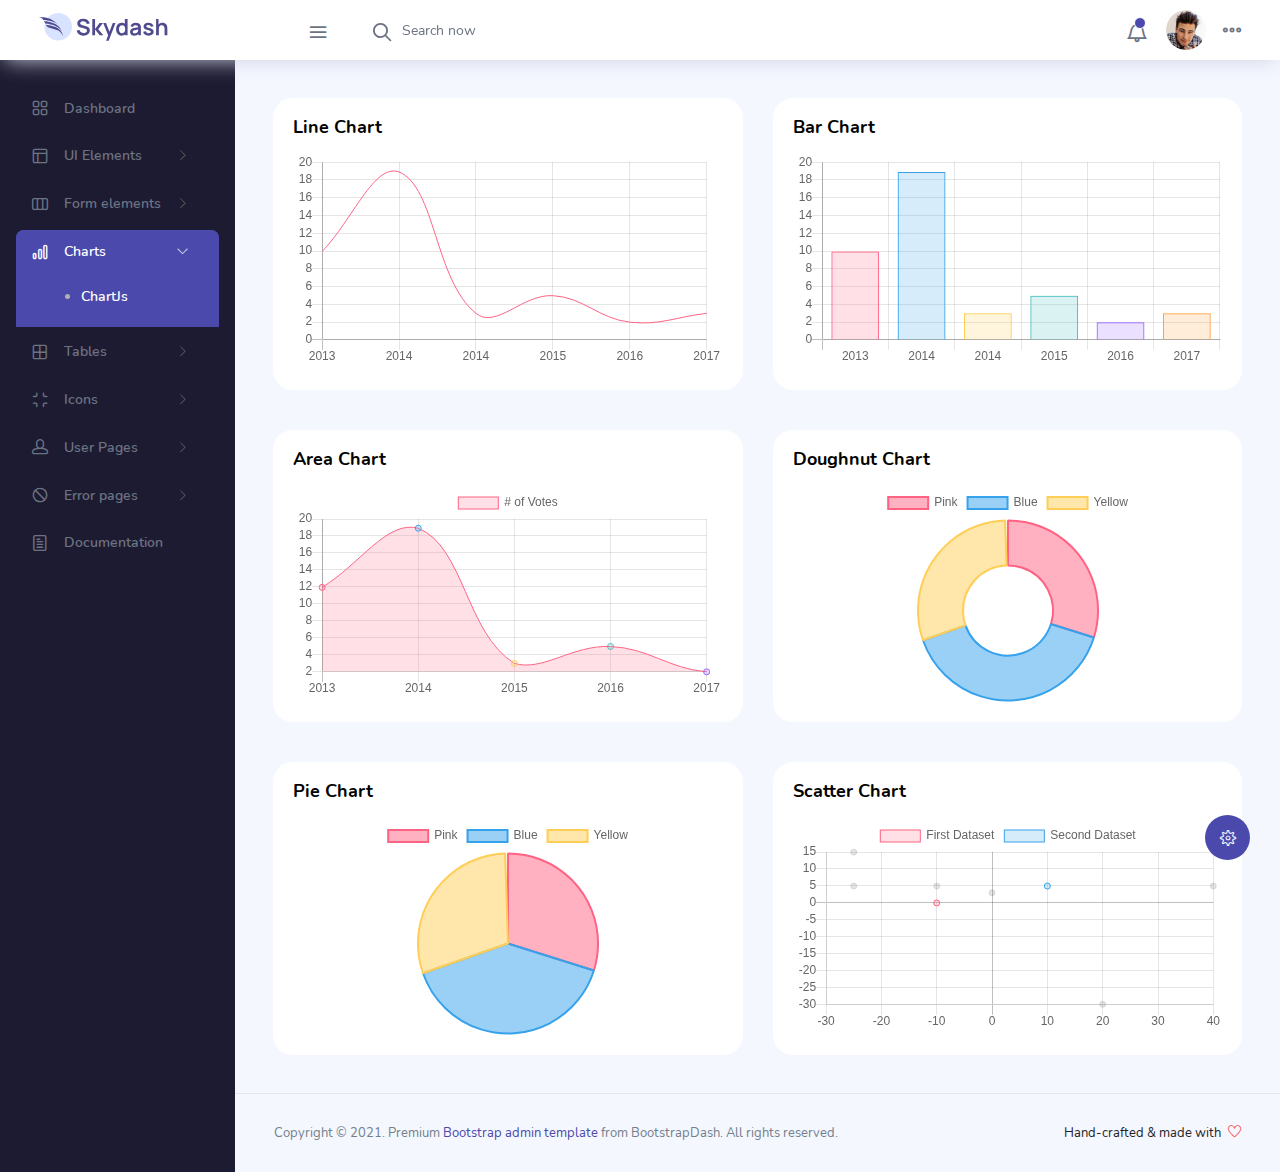
<file: pages/charts/chartjs.html>
<!DOCTYPE html>
<html lang="en">

<head>
  <!-- Required meta tags -->
  <meta charset="utf-8">
  <meta name="viewport" content="width=device-width, initial-scale=1, shrink-to-fit=no">
  <title>Skydash Admin</title>
  <!-- plugins:css -->
  <link rel="stylesheet" href="../../vendors/feather/feather.css">
  <link rel="stylesheet" href="../../vendors/ti-icons/css/themify-icons.css">
  <link rel="stylesheet" href="../../vendors/css/vendor.bundle.base.css">
  <!-- endinject -->
  <!-- Plugin css for this page -->
  <!-- End plugin css for this page -->
  <!-- inject:css -->
  <link rel="stylesheet" href="../../css/vertical-layout-light/style.css">
  <!-- endinject -->
  <link rel="shortcut icon" href="../../images/favicon.png" />
</head>

<body>
  <div class="container-scroller">
    <!-- partial:../../partials/_navbar.html -->
    <nav class="navbar col-lg-12 col-12 p-0 fixed-top d-flex flex-row">
      <div class="text-center navbar-brand-wrapper d-flex align-items-center justify-content-center">
        <a class="navbar-brand brand-logo mr-5" href="../../index.html"><img src="../../images/logo.svg" class="mr-2" alt="logo"/></a>
        <a class="navbar-brand brand-logo-mini" href="../../index.html"><img src="../../images/logo-mini.svg" alt="logo"/></a>
      </div>
      <div class="navbar-menu-wrapper d-flex align-items-center justify-content-end">
        <button class="navbar-toggler navbar-toggler align-self-center" type="button" data-toggle="minimize">
          <span class="icon-menu"></span>
        </button>
        <ul class="navbar-nav mr-lg-2">
          <li class="nav-item nav-search d-none d-lg-block">
            <div class="input-group">
              <div class="input-group-prepend hover-cursor" id="navbar-search-icon">
                <span class="input-group-text" id="search">
                  <i class="icon-search"></i>
                </span>
              </div>
              <input type="text" class="form-control" id="navbar-search-input" placeholder="Search now" aria-label="search" aria-describedby="search">
            </div>
          </li>
        </ul>
        <ul class="navbar-nav navbar-nav-right">
          <li class="nav-item dropdown">
            <a class="nav-link count-indicator dropdown-toggle" id="notificationDropdown" href="#" data-toggle="dropdown">
              <i class="icon-bell mx-0"></i>
              <span class="count"></span>
            </a>
            <div class="dropdown-menu dropdown-menu-right navbar-dropdown preview-list" aria-labelledby="notificationDropdown">
              <p class="mb-0 font-weight-normal float-left dropdown-header">Notifications</p>
              <a class="dropdown-item preview-item">
                <div class="preview-thumbnail">
                  <div class="preview-icon bg-success">
                    <i class="ti-info-alt mx-0"></i>
                  </div>
                </div>
                <div class="preview-item-content">
                  <h6 class="preview-subject font-weight-normal">Application Error</h6>
                  <p class="font-weight-light small-text mb-0 text-muted">
                    Just now
                  </p>
                </div>
              </a>
              <a class="dropdown-item preview-item">
                <div class="preview-thumbnail">
                  <div class="preview-icon bg-warning">
                    <i class="ti-settings mx-0"></i>
                  </div>
                </div>
                <div class="preview-item-content">
                  <h6 class="preview-subject font-weight-normal">Settings</h6>
                  <p class="font-weight-light small-text mb-0 text-muted">
                    Private message
                  </p>
                </div>
              </a>
              <a class="dropdown-item preview-item">
                <div class="preview-thumbnail">
                  <div class="preview-icon bg-info">
                    <i class="ti-user mx-0"></i>
                  </div>
                </div>
                <div class="preview-item-content">
                  <h6 class="preview-subject font-weight-normal">New user registration</h6>
                  <p class="font-weight-light small-text mb-0 text-muted">
                    2 days ago
                  </p>
                </div>
              </a>
            </div>
          </li>
          <li class="nav-item nav-profile dropdown">
            <a class="nav-link dropdown-toggle" href="#" data-toggle="dropdown" id="profileDropdown">
              <img src="../../images/faces/face28.jpg" alt="profile"/>
            </a>
            <div class="dropdown-menu dropdown-menu-right navbar-dropdown" aria-labelledby="profileDropdown">
              <a class="dropdown-item">
                <i class="ti-settings text-primary"></i>
                Settings
              </a>
              <a class="dropdown-item">
                <i class="ti-power-off text-primary"></i>
                Logout
              </a>
            </div>
          </li>
          <li class="nav-item nav-settings d-none d-lg-flex">
            <a class="nav-link" href="#">
              <i class="icon-ellipsis"></i>
            </a>
          </li>
        </ul>
        <button class="navbar-toggler navbar-toggler-right d-lg-none align-self-center" type="button" data-toggle="offcanvas">
          <span class="icon-menu"></span>
        </button>
      </div>
    </nav>
    <!-- partial -->
    <div class="container-fluid page-body-wrapper">
      <!-- partial:../../partials/_settings-panel.html -->
      <div class="theme-setting-wrapper">
        <div id="settings-trigger"><i class="ti-settings"></i></div>
        <div id="theme-settings" class="settings-panel">
          <i class="settings-close ti-close"></i>
          <p class="settings-heading">SIDEBAR SKINS</p>
          <div class="sidebar-bg-options selected" id="sidebar-light-theme"><div class="img-ss rounded-circle bg-light border mr-3"></div>Light</div>
          <div class="sidebar-bg-options" id="sidebar-dark-theme"><div class="img-ss rounded-circle bg-dark border mr-3"></div>Dark</div>
          <p class="settings-heading mt-2">HEADER SKINS</p>
          <div class="color-tiles mx-0 px-4">
            <div class="tiles success"></div>
            <div class="tiles warning"></div>
            <div class="tiles danger"></div>
            <div class="tiles info"></div>
            <div class="tiles dark"></div>
            <div class="tiles default"></div>
          </div>
        </div>
      </div>
      <div id="right-sidebar" class="settings-panel">
        <i class="settings-close ti-close"></i>
        <ul class="nav nav-tabs border-top" id="setting-panel" role="tablist">
          <li class="nav-item">
            <a class="nav-link active" id="todo-tab" data-toggle="tab" href="#todo-section" role="tab" aria-controls="todo-section" aria-expanded="true">TO DO LIST</a>
          </li>
          <li class="nav-item">
            <a class="nav-link" id="chats-tab" data-toggle="tab" href="#chats-section" role="tab" aria-controls="chats-section">CHATS</a>
          </li>
        </ul>
        <div class="tab-content" id="setting-content">
          <div class="tab-pane fade show active scroll-wrapper" id="todo-section" role="tabpanel" aria-labelledby="todo-section">
            <div class="add-items d-flex px-3 mb-0">
              <form class="form w-100">
                <div class="form-group d-flex">
                  <input type="text" class="form-control todo-list-input" placeholder="Add To-do">
                  <button type="submit" class="add btn btn-primary todo-list-add-btn" id="add-task">Add</button>
                </div>
              </form>
            </div>
            <div class="list-wrapper px-3">
              <ul class="d-flex flex-column-reverse todo-list">
                <li>
                  <div class="form-check">
                    <label class="form-check-label">
                      <input class="checkbox" type="checkbox">
                      Team review meeting at 3.00 PM
                    </label>
                  </div>
                  <i class="remove ti-close"></i>
                </li>
                <li>
                  <div class="form-check">
                    <label class="form-check-label">
                      <input class="checkbox" type="checkbox">
                      Prepare for presentation
                    </label>
                  </div>
                  <i class="remove ti-close"></i>
                </li>
                <li>
                  <div class="form-check">
                    <label class="form-check-label">
                      <input class="checkbox" type="checkbox">
                      Resolve all the low priority tickets due today
                    </label>
                  </div>
                  <i class="remove ti-close"></i>
                </li>
                <li class="completed">
                  <div class="form-check">
                    <label class="form-check-label">
                      <input class="checkbox" type="checkbox" checked>
                      Schedule meeting for next week
                    </label>
                  </div>
                  <i class="remove ti-close"></i>
                </li>
                <li class="completed">
                  <div class="form-check">
                    <label class="form-check-label">
                      <input class="checkbox" type="checkbox" checked>
                      Project review
                    </label>
                  </div>
                  <i class="remove ti-close"></i>
                </li>
              </ul>
            </div>
            <h4 class="px-3 text-muted mt-5 font-weight-light mb-0">Events</h4>
            <div class="events pt-4 px-3">
              <div class="wrapper d-flex mb-2">
                <i class="ti-control-record text-primary mr-2"></i>
                <span>Feb 11 2018</span>
              </div>
              <p class="mb-0 font-weight-thin text-gray">Creating component page build a js</p>
              <p class="text-gray mb-0">The total number of sessions</p>
            </div>
            <div class="events pt-4 px-3">
              <div class="wrapper d-flex mb-2">
                <i class="ti-control-record text-primary mr-2"></i>
                <span>Feb 7 2018</span>
              </div>
              <p class="mb-0 font-weight-thin text-gray">Meeting with Alisa</p>
              <p class="text-gray mb-0 ">Call Sarah Graves</p>
            </div>
          </div>
          <!-- To do section tab ends -->
          <div class="tab-pane fade" id="chats-section" role="tabpanel" aria-labelledby="chats-section">
            <div class="d-flex align-items-center justify-content-between border-bottom">
              <p class="settings-heading border-top-0 mb-3 pl-3 pt-0 border-bottom-0 pb-0">Friends</p>
              <small class="settings-heading border-top-0 mb-3 pt-0 border-bottom-0 pb-0 pr-3 font-weight-normal">See All</small>
            </div>
            <ul class="chat-list">
              <li class="list active">
                <div class="profile"><img src="../../images/faces/face1.jpg" alt="image"><span class="online"></span></div>
                <div class="info">
                  <p>Thomas Douglas</p>
                  <p>Available</p>
                </div>
                <small class="text-muted my-auto">19 min</small>
              </li>
              <li class="list">
                <div class="profile"><img src="../../images/faces/face2.jpg" alt="image"><span class="offline"></span></div>
                <div class="info">
                  <div class="wrapper d-flex">
                    <p>Catherine</p>
                  </div>
                  <p>Away</p>
                </div>
                <div class="badge badge-success badge-pill my-auto mx-2">4</div>
                <small class="text-muted my-auto">23 min</small>
              </li>
              <li class="list">
                <div class="profile"><img src="../../images/faces/face3.jpg" alt="image"><span class="online"></span></div>
                <div class="info">
                  <p>Daniel Russell</p>
                  <p>Available</p>
                </div>
                <small class="text-muted my-auto">14 min</small>
              </li>
              <li class="list">
                <div class="profile"><img src="../../images/faces/face4.jpg" alt="image"><span class="offline"></span></div>
                <div class="info">
                  <p>James Richardson</p>
                  <p>Away</p>
                </div>
                <small class="text-muted my-auto">2 min</small>
              </li>
              <li class="list">
                <div class="profile"><img src="../../images/faces/face5.jpg" alt="image"><span class="online"></span></div>
                <div class="info">
                  <p>Madeline Kennedy</p>
                  <p>Available</p>
                </div>
                <small class="text-muted my-auto">5 min</small>
              </li>
              <li class="list">
                <div class="profile"><img src="../../images/faces/face6.jpg" alt="image"><span class="online"></span></div>
                <div class="info">
                  <p>Sarah Graves</p>
                  <p>Available</p>
                </div>
                <small class="text-muted my-auto">47 min</small>
              </li>
            </ul>
          </div>
          <!-- chat tab ends -->
        </div>
      </div>
      <!-- partial -->
      <!-- partial:../../partials/_sidebar.html -->
      <nav class="sidebar sidebar-offcanvas" id="sidebar">
        <ul class="nav">
          <li class="nav-item">
            <a class="nav-link" href="../../index.html">
              <i class="icon-grid menu-icon"></i>
              <span class="menu-title">Dashboard</span>
            </a>
          </li>
          <li class="nav-item">
            <a class="nav-link" data-toggle="collapse" href="#ui-basic" aria-expanded="false" aria-controls="ui-basic">
              <i class="icon-layout menu-icon"></i>
              <span class="menu-title">UI Elements</span>
              <i class="menu-arrow"></i>
            </a>
            <div class="collapse" id="ui-basic">
              <ul class="nav flex-column sub-menu">
                <li class="nav-item"> <a class="nav-link" href="../../pages/ui-features/buttons.html">Buttons</a></li>
                <li class="nav-item"> <a class="nav-link" href="../../pages/ui-features/dropdowns.html">Dropdowns</a></li>
                <li class="nav-item"> <a class="nav-link" href="../../pages/ui-features/typography.html">Typography</a></li>
              </ul>
            </div>
          </li>
          <li class="nav-item">
            <a class="nav-link" data-toggle="collapse" href="#form-elements" aria-expanded="false" aria-controls="form-elements">
              <i class="icon-columns menu-icon"></i>
              <span class="menu-title">Form elements</span>
              <i class="menu-arrow"></i>
            </a>
            <div class="collapse" id="form-elements">
              <ul class="nav flex-column sub-menu">
                <li class="nav-item"><a class="nav-link" href="../../pages/forms/basic_elements.html">Basic Elements</a></li>
              </ul>
            </div>
          </li>
          <li class="nav-item">
            <a class="nav-link" data-toggle="collapse" href="#charts" aria-expanded="false" aria-controls="charts">
              <i class="icon-bar-graph menu-icon"></i>
              <span class="menu-title">Charts</span>
              <i class="menu-arrow"></i>
            </a>
            <div class="collapse" id="charts">
              <ul class="nav flex-column sub-menu">
                <li class="nav-item"> <a class="nav-link" href="../../pages/charts/chartjs.html">ChartJs</a></li>
              </ul>
            </div>
          </li>
          <li class="nav-item">
            <a class="nav-link" data-toggle="collapse" href="#tables" aria-expanded="false" aria-controls="tables">
              <i class="icon-grid-2 menu-icon"></i>
              <span class="menu-title">Tables</span>
              <i class="menu-arrow"></i>
            </a>
            <div class="collapse" id="tables">
              <ul class="nav flex-column sub-menu">
                <li class="nav-item"> <a class="nav-link" href="../../pages/tables/basic-table.html">Basic table</a></li>
              </ul>
            </div>
          </li>
          <li class="nav-item">
            <a class="nav-link" data-toggle="collapse" href="#icons" aria-expanded="false" aria-controls="icons">
              <i class="icon-contract menu-icon"></i>
              <span class="menu-title">Icons</span>
              <i class="menu-arrow"></i>
            </a>
            <div class="collapse" id="icons">
              <ul class="nav flex-column sub-menu">
                <li class="nav-item"> <a class="nav-link" href="../../pages/icons/mdi.html">Mdi icons</a></li>
              </ul>
            </div>
          </li>
          <li class="nav-item">
            <a class="nav-link" data-toggle="collapse" href="#auth" aria-expanded="false" aria-controls="auth">
              <i class="icon-head menu-icon"></i>
              <span class="menu-title">User Pages</span>
              <i class="menu-arrow"></i>
            </a>
            <div class="collapse" id="auth">
              <ul class="nav flex-column sub-menu">
                <li class="nav-item"> <a class="nav-link" href="../../pages/samples/login.html"> Login </a></li>
                <li class="nav-item"> <a class="nav-link" href="../../pages/samples/register.html"> Register </a></li>
              </ul>
            </div>
          </li>
          <li class="nav-item">
            <a class="nav-link" data-toggle="collapse" href="#error" aria-expanded="false" aria-controls="error">
              <i class="icon-ban menu-icon"></i>
              <span class="menu-title">Error pages</span>
              <i class="menu-arrow"></i>
            </a>
            <div class="collapse" id="error">
              <ul class="nav flex-column sub-menu">
                <li class="nav-item"> <a class="nav-link" href="../../pages/samples/error-404.html"> 404 </a></li>
                <li class="nav-item"> <a class="nav-link" href="../../pages/samples/error-500.html"> 500 </a></li>
              </ul>
            </div>
          </li>
          <li class="nav-item">
            <a class="nav-link" href="../../pages/documentation/documentation.html">
              <i class="icon-paper menu-icon"></i>
              <span class="menu-title">Documentation</span>
            </a>
          </li>
        </ul>
      </nav>
      <!-- partial -->
      <div class="main-panel">
        <div class="content-wrapper">
          <div class="row">
            <div class="col-lg-6 grid-margin stretch-card">
              <div class="card">
                <div class="card-body">
                  <h4 class="card-title">Line chart</h4>
                  <canvas id="lineChart"></canvas>
                </div>
              </div>
            </div>
            <div class="col-lg-6 grid-margin stretch-card">
              <div class="card">
                <div class="card-body">
                  <h4 class="card-title">Bar chart</h4>
                  <canvas id="barChart"></canvas>
                </div>
              </div>
            </div>
          </div>
          <div class="row">
            <div class="col-lg-6 grid-margin stretch-card">
              <div class="card">
                <div class="card-body">
                  <h4 class="card-title">Area chart</h4>
                  <canvas id="areaChart"></canvas>
                </div>
              </div>
            </div>
            <div class="col-lg-6 grid-margin stretch-card">
              <div class="card">
                <div class="card-body">
                  <h4 class="card-title">Doughnut chart</h4>
                  <canvas id="doughnutChart"></canvas>
                </div>
              </div>
            </div>
          </div>
          <div class="row">
            <div class="col-lg-6 grid-margin grid-margin-lg-0 stretch-card">
              <div class="card">
                <div class="card-body">
                  <h4 class="card-title">Pie chart</h4>
                  <canvas id="pieChart"></canvas>
                </div>
              </div>
            </div>
            <div class="col-lg-6 grid-margin grid-margin-lg-0 stretch-card">
              <div class="card">
                <div class="card-body">
                  <h4 class="card-title">Scatter chart</h4>
                  <canvas id="scatterChart"></canvas>
                </div>
              </div>
            </div>
          </div>
        </div>
        <!-- content-wrapper ends -->
        <!-- partial:../../partials/_footer.html -->
        <footer class="footer">
          <div class="d-sm-flex justify-content-center justify-content-sm-between">
            <span class="text-muted text-center text-sm-left d-block d-sm-inline-block">Copyright © 2021.  Premium <a href="https://www.bootstrapdash.com/" target="_blank">Bootstrap admin template</a> from BootstrapDash. All rights reserved.</span>
            <span class="float-none float-sm-right d-block mt-1 mt-sm-0 text-center">Hand-crafted & made with <i class="ti-heart text-danger ml-1"></i></span>
          </div>
        </footer>
        <!-- partial -->
      </div>
      <!-- main-panel ends -->
    </div>
    <!-- page-body-wrapper ends -->
  </div>
  <!-- container-scroller -->
  <!-- plugins:js -->
  <script src="../../vendors/js/vendor.bundle.base.js"></script>
  <!-- endinject -->
  <!-- Plugin js for this page -->
  <script src="../../vendors/chart.js/Chart.min.js"></script>
  <!-- End plugin js for this page -->
  <!-- inject:js -->
  <script src="../../js/off-canvas.js"></script>
  <script src="../../js/hoverable-collapse.js"></script>
  <script src="../../js/template.js"></script>
  <script src="../../js/settings.js"></script>
  <script src="../../js/todolist.js"></script>
  <!-- endinject -->
  <!-- Custom js for this page-->
  <script src="../../js/chart.js"></script>
  <!-- End custom js for this page-->
</body>

</html>
</file>
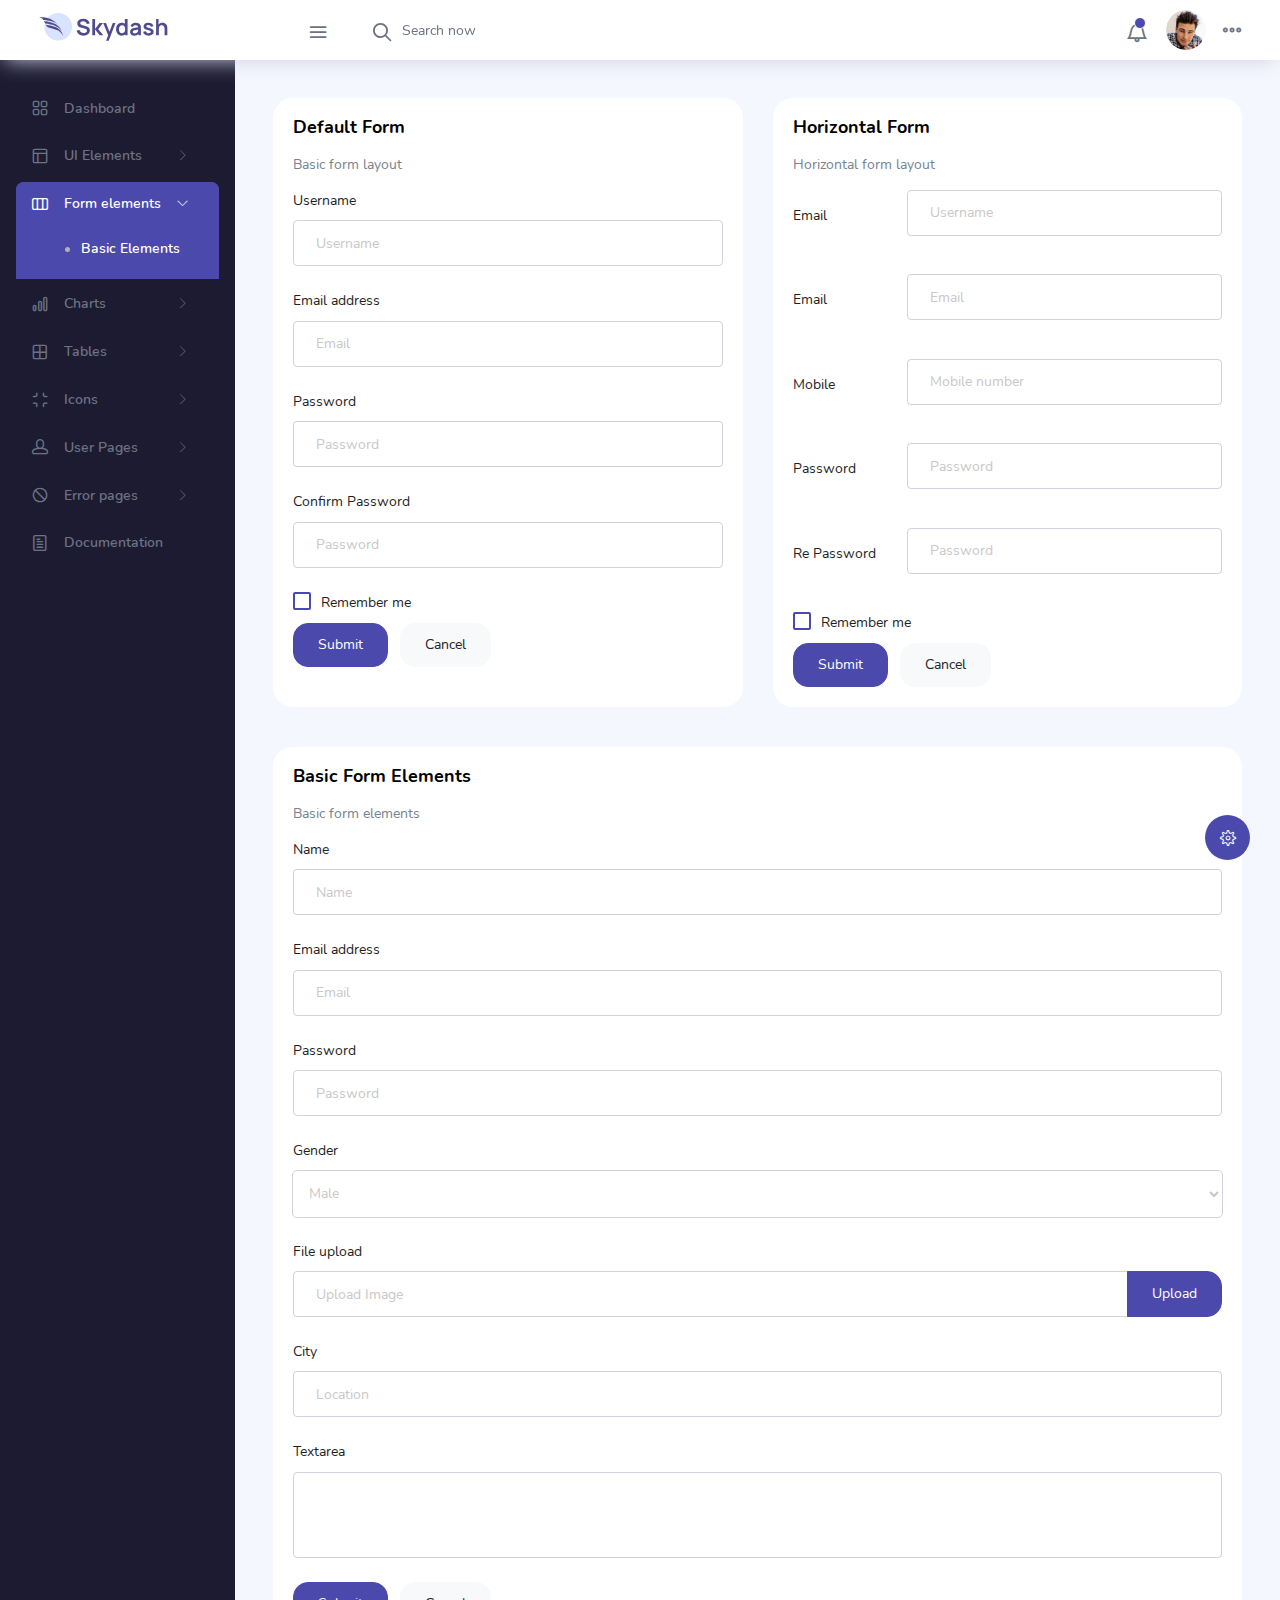
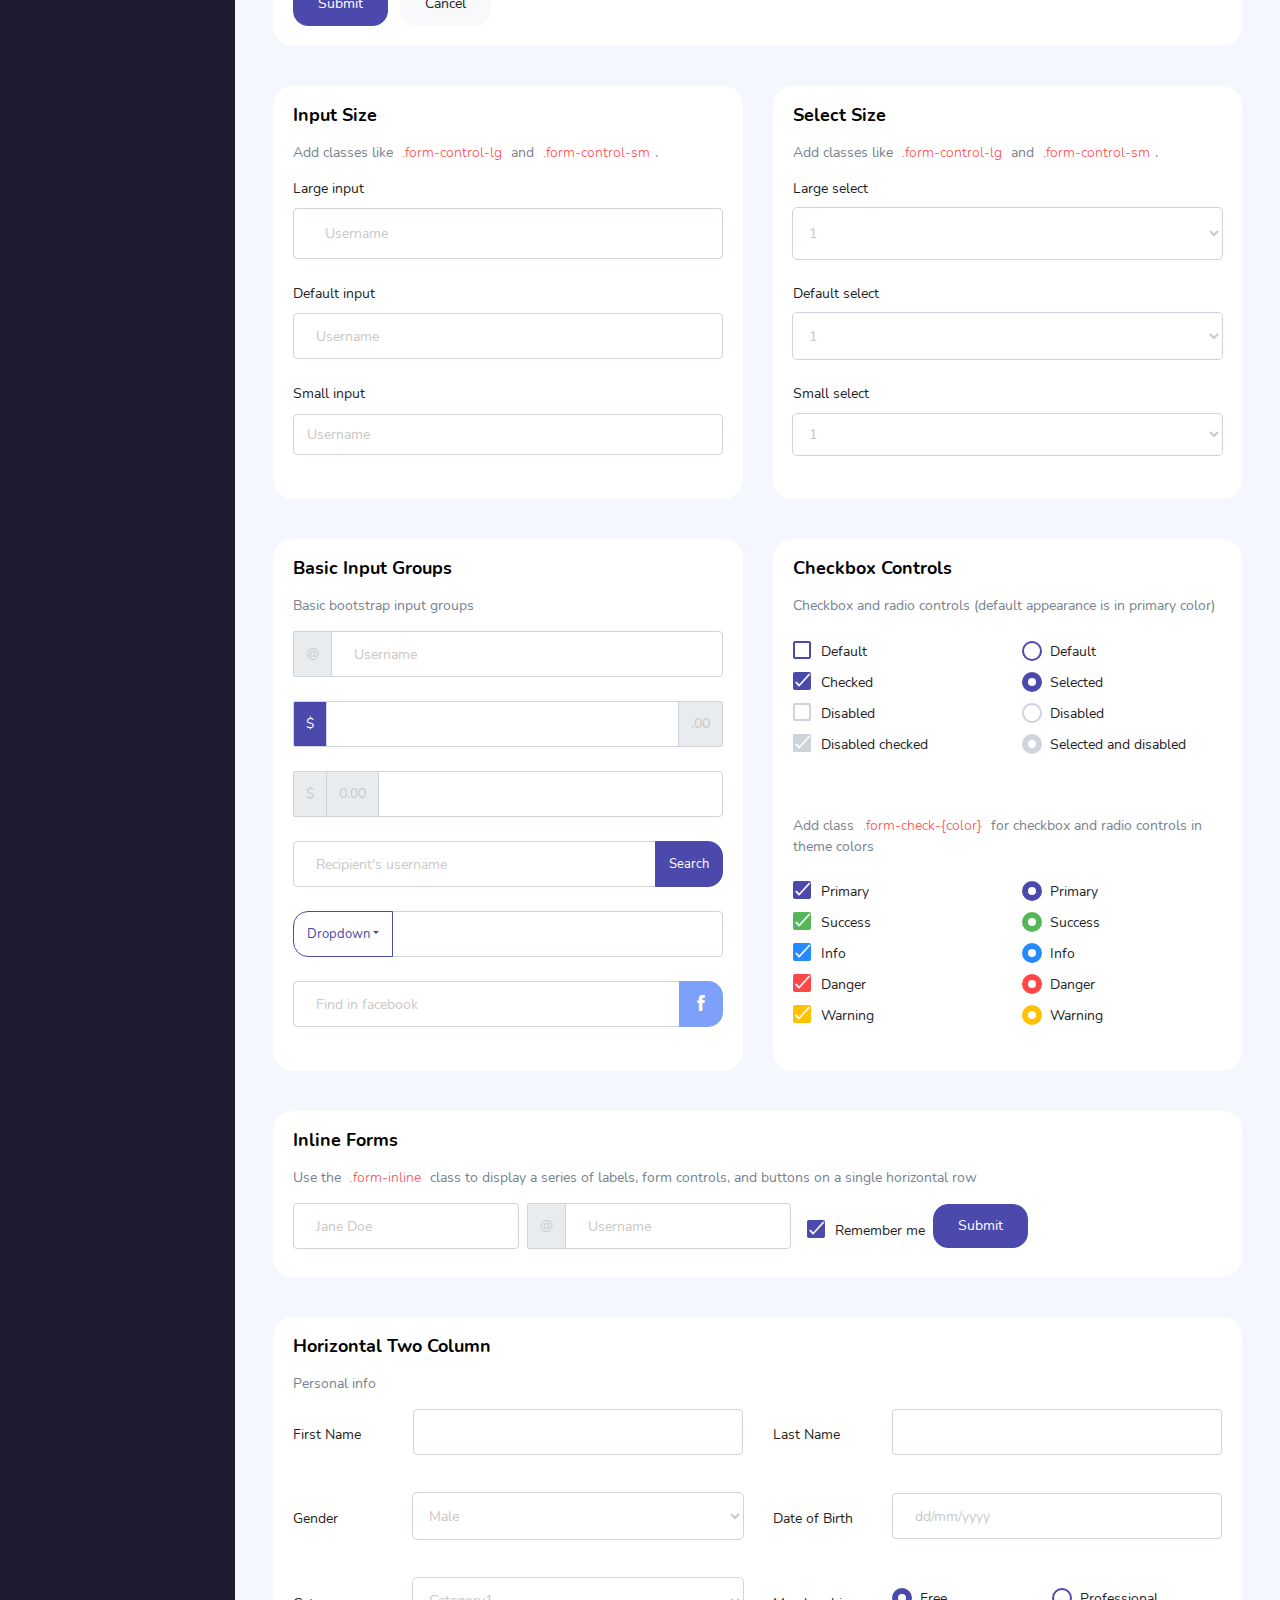
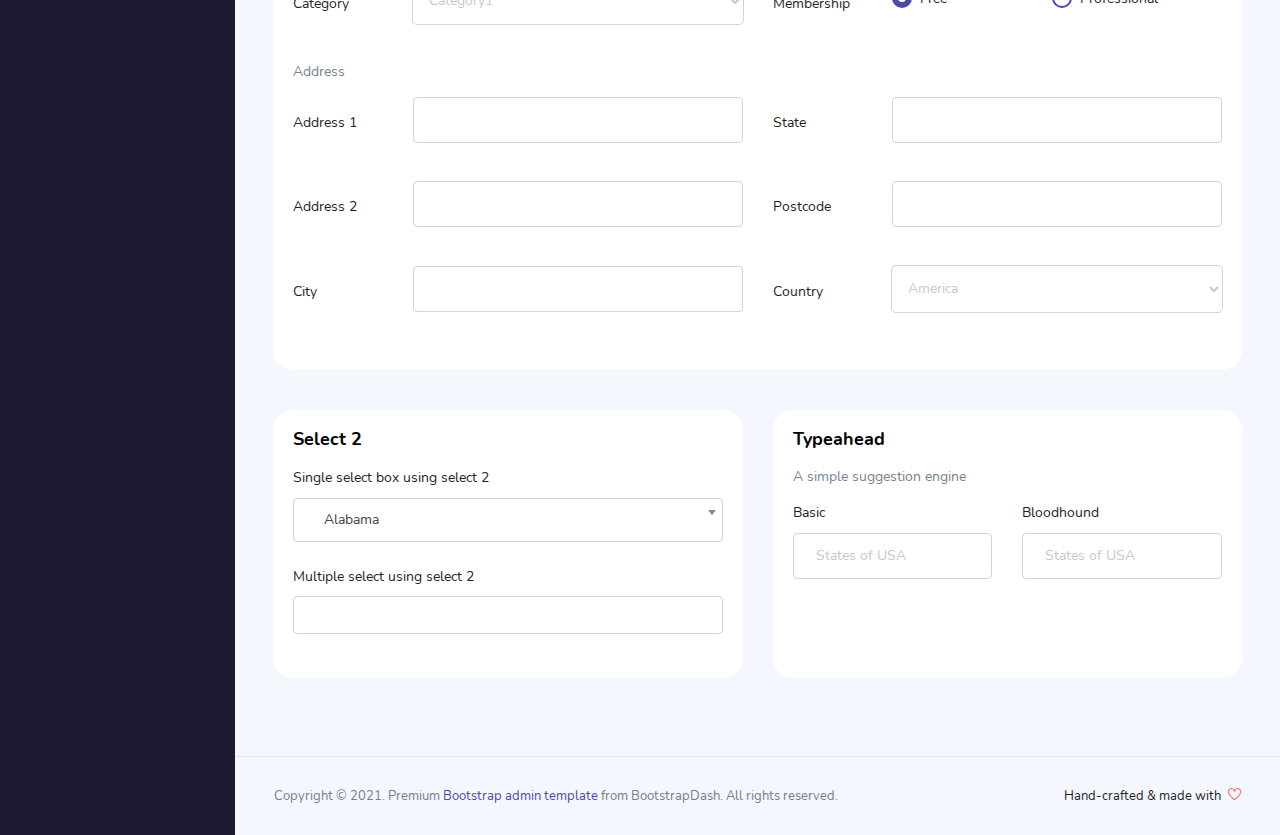
<file: pages/forms/basic_elements.html>
<!DOCTYPE html>
<html lang="en">

<head>
  <!-- Required meta tags -->
  <meta charset="utf-8">
  <meta name="viewport" content="width=device-width, initial-scale=1, shrink-to-fit=no">
  <title>Skydash Admin</title>
  <!-- plugins:css -->
  <link rel="stylesheet" href="../../vendors/feather/feather.css">
  <link rel="stylesheet" href="../../vendors/ti-icons/css/themify-icons.css">
  <link rel="stylesheet" href="../../vendors/css/vendor.bundle.base.css">
  <!-- endinject -->
  <!-- Plugin css for this page -->
  <link rel="stylesheet" href="../../vendors/select2/select2.min.css">
  <link rel="stylesheet" href="../../vendors/select2-bootstrap-theme/select2-bootstrap.min.css">
  <!-- End plugin css for this page -->
  <!-- inject:css -->
  <link rel="stylesheet" href="../../css/vertical-layout-light/style.css">
  <!-- endinject -->
  <link rel="shortcut icon" href="../../images/favicon.png" />
</head>

<body>
  <div class="container-scroller">
    <!-- partial:../../partials/_navbar.html -->
    <nav class="navbar col-lg-12 col-12 p-0 fixed-top d-flex flex-row">
      <div class="text-center navbar-brand-wrapper d-flex align-items-center justify-content-center">
        <a class="navbar-brand brand-logo mr-5" href="../../index.html"><img src="../../images/logo.svg" class="mr-2" alt="logo"/></a>
        <a class="navbar-brand brand-logo-mini" href="../../index.html"><img src="../../images/logo-mini.svg" alt="logo"/></a>
      </div>
      <div class="navbar-menu-wrapper d-flex align-items-center justify-content-end">
        <button class="navbar-toggler navbar-toggler align-self-center" type="button" data-toggle="minimize">
          <span class="icon-menu"></span>
        </button>
        <ul class="navbar-nav mr-lg-2">
          <li class="nav-item nav-search d-none d-lg-block">
            <div class="input-group">
              <div class="input-group-prepend hover-cursor" id="navbar-search-icon">
                <span class="input-group-text" id="search">
                  <i class="icon-search"></i>
                </span>
              </div>
              <input type="text" class="form-control" id="navbar-search-input" placeholder="Search now" aria-label="search" aria-describedby="search">
            </div>
          </li>
        </ul>
        <ul class="navbar-nav navbar-nav-right">
          <li class="nav-item dropdown">
            <a class="nav-link count-indicator dropdown-toggle" id="notificationDropdown" href="#" data-toggle="dropdown">
              <i class="icon-bell mx-0"></i>
              <span class="count"></span>
            </a>
            <div class="dropdown-menu dropdown-menu-right navbar-dropdown preview-list" aria-labelledby="notificationDropdown">
              <p class="mb-0 font-weight-normal float-left dropdown-header">Notifications</p>
              <a class="dropdown-item preview-item">
                <div class="preview-thumbnail">
                  <div class="preview-icon bg-success">
                    <i class="ti-info-alt mx-0"></i>
                  </div>
                </div>
                <div class="preview-item-content">
                  <h6 class="preview-subject font-weight-normal">Application Error</h6>
                  <p class="font-weight-light small-text mb-0 text-muted">
                    Just now
                  </p>
                </div>
              </a>
              <a class="dropdown-item preview-item">
                <div class="preview-thumbnail">
                  <div class="preview-icon bg-warning">
                    <i class="ti-settings mx-0"></i>
                  </div>
                </div>
                <div class="preview-item-content">
                  <h6 class="preview-subject font-weight-normal">Settings</h6>
                  <p class="font-weight-light small-text mb-0 text-muted">
                    Private message
                  </p>
                </div>
              </a>
              <a class="dropdown-item preview-item">
                <div class="preview-thumbnail">
                  <div class="preview-icon bg-info">
                    <i class="ti-user mx-0"></i>
                  </div>
                </div>
                <div class="preview-item-content">
                  <h6 class="preview-subject font-weight-normal">New user registration</h6>
                  <p class="font-weight-light small-text mb-0 text-muted">
                    2 days ago
                  </p>
                </div>
              </a>
            </div>
          </li>
          <li class="nav-item nav-profile dropdown">
            <a class="nav-link dropdown-toggle" href="#" data-toggle="dropdown" id="profileDropdown">
              <img src="../../images/faces/face28.jpg" alt="profile"/>
            </a>
            <div class="dropdown-menu dropdown-menu-right navbar-dropdown" aria-labelledby="profileDropdown">
              <a class="dropdown-item">
                <i class="ti-settings text-primary"></i>
                Settings
              </a>
              <a class="dropdown-item">
                <i class="ti-power-off text-primary"></i>
                Logout
              </a>
            </div>
          </li>
          <li class="nav-item nav-settings d-none d-lg-flex">
            <a class="nav-link" href="#">
              <i class="icon-ellipsis"></i>
            </a>
          </li>
        </ul>
        <button class="navbar-toggler navbar-toggler-right d-lg-none align-self-center" type="button" data-toggle="offcanvas">
          <span class="icon-menu"></span>
        </button>
      </div>
    </nav>
    <!-- partial -->
    <div class="container-fluid page-body-wrapper">
      <!-- partial:../../partials/_settings-panel.html -->
      <div class="theme-setting-wrapper">
        <div id="settings-trigger"><i class="ti-settings"></i></div>
        <div id="theme-settings" class="settings-panel">
          <i class="settings-close ti-close"></i>
          <p class="settings-heading">SIDEBAR SKINS</p>
          <div class="sidebar-bg-options selected" id="sidebar-light-theme"><div class="img-ss rounded-circle bg-light border mr-3"></div>Light</div>
          <div class="sidebar-bg-options" id="sidebar-dark-theme"><div class="img-ss rounded-circle bg-dark border mr-3"></div>Dark</div>
          <p class="settings-heading mt-2">HEADER SKINS</p>
          <div class="color-tiles mx-0 px-4">
            <div class="tiles success"></div>
            <div class="tiles warning"></div>
            <div class="tiles danger"></div>
            <div class="tiles info"></div>
            <div class="tiles dark"></div>
            <div class="tiles default"></div>
          </div>
        </div>
      </div>
      <div id="right-sidebar" class="settings-panel">
        <i class="settings-close ti-close"></i>
        <ul class="nav nav-tabs border-top" id="setting-panel" role="tablist">
          <li class="nav-item">
            <a class="nav-link active" id="todo-tab" data-toggle="tab" href="#todo-section" role="tab" aria-controls="todo-section" aria-expanded="true">TO DO LIST</a>
          </li>
          <li class="nav-item">
            <a class="nav-link" id="chats-tab" data-toggle="tab" href="#chats-section" role="tab" aria-controls="chats-section">CHATS</a>
          </li>
        </ul>
        <div class="tab-content" id="setting-content">
          <div class="tab-pane fade show active scroll-wrapper" id="todo-section" role="tabpanel" aria-labelledby="todo-section">
            <div class="add-items d-flex px-3 mb-0">
              <form class="form w-100">
                <div class="form-group d-flex">
                  <input type="text" class="form-control todo-list-input" placeholder="Add To-do">
                  <button type="submit" class="add btn btn-primary todo-list-add-btn" id="add-task">Add</button>
                </div>
              </form>
            </div>
            <div class="list-wrapper px-3">
              <ul class="d-flex flex-column-reverse todo-list">
                <li>
                  <div class="form-check">
                    <label class="form-check-label">
                      <input class="checkbox" type="checkbox">
                      Team review meeting at 3.00 PM
                    </label>
                  </div>
                  <i class="remove ti-close"></i>
                </li>
                <li>
                  <div class="form-check">
                    <label class="form-check-label">
                      <input class="checkbox" type="checkbox">
                      Prepare for presentation
                    </label>
                  </div>
                  <i class="remove ti-close"></i>
                </li>
                <li>
                  <div class="form-check">
                    <label class="form-check-label">
                      <input class="checkbox" type="checkbox">
                      Resolve all the low priority tickets due today
                    </label>
                  </div>
                  <i class="remove ti-close"></i>
                </li>
                <li class="completed">
                  <div class="form-check">
                    <label class="form-check-label">
                      <input class="checkbox" type="checkbox" checked>
                      Schedule meeting for next week
                    </label>
                  </div>
                  <i class="remove ti-close"></i>
                </li>
                <li class="completed">
                  <div class="form-check">
                    <label class="form-check-label">
                      <input class="checkbox" type="checkbox" checked>
                      Project review
                    </label>
                  </div>
                  <i class="remove ti-close"></i>
                </li>
              </ul>
            </div>
            <h4 class="px-3 text-muted mt-5 font-weight-light mb-0">Events</h4>
            <div class="events pt-4 px-3">
              <div class="wrapper d-flex mb-2">
                <i class="ti-control-record text-primary mr-2"></i>
                <span>Feb 11 2018</span>
              </div>
              <p class="mb-0 font-weight-thin text-gray">Creating component page build a js</p>
              <p class="text-gray mb-0">The total number of sessions</p>
            </div>
            <div class="events pt-4 px-3">
              <div class="wrapper d-flex mb-2">
                <i class="ti-control-record text-primary mr-2"></i>
                <span>Feb 7 2018</span>
              </div>
              <p class="mb-0 font-weight-thin text-gray">Meeting with Alisa</p>
              <p class="text-gray mb-0 ">Call Sarah Graves</p>
            </div>
          </div>
          <!-- To do section tab ends -->
          <div class="tab-pane fade" id="chats-section" role="tabpanel" aria-labelledby="chats-section">
            <div class="d-flex align-items-center justify-content-between border-bottom">
              <p class="settings-heading border-top-0 mb-3 pl-3 pt-0 border-bottom-0 pb-0">Friends</p>
              <small class="settings-heading border-top-0 mb-3 pt-0 border-bottom-0 pb-0 pr-3 font-weight-normal">See All</small>
            </div>
            <ul class="chat-list">
              <li class="list active">
                <div class="profile"><img src="../../images/faces/face1.jpg" alt="image"><span class="online"></span></div>
                <div class="info">
                  <p>Thomas Douglas</p>
                  <p>Available</p>
                </div>
                <small class="text-muted my-auto">19 min</small>
              </li>
              <li class="list">
                <div class="profile"><img src="../../images/faces/face2.jpg" alt="image"><span class="offline"></span></div>
                <div class="info">
                  <div class="wrapper d-flex">
                    <p>Catherine</p>
                  </div>
                  <p>Away</p>
                </div>
                <div class="badge badge-success badge-pill my-auto mx-2">4</div>
                <small class="text-muted my-auto">23 min</small>
              </li>
              <li class="list">
                <div class="profile"><img src="../../images/faces/face3.jpg" alt="image"><span class="online"></span></div>
                <div class="info">
                  <p>Daniel Russell</p>
                  <p>Available</p>
                </div>
                <small class="text-muted my-auto">14 min</small>
              </li>
              <li class="list">
                <div class="profile"><img src="../../images/faces/face4.jpg" alt="image"><span class="offline"></span></div>
                <div class="info">
                  <p>James Richardson</p>
                  <p>Away</p>
                </div>
                <small class="text-muted my-auto">2 min</small>
              </li>
              <li class="list">
                <div class="profile"><img src="../../images/faces/face5.jpg" alt="image"><span class="online"></span></div>
                <div class="info">
                  <p>Madeline Kennedy</p>
                  <p>Available</p>
                </div>
                <small class="text-muted my-auto">5 min</small>
              </li>
              <li class="list">
                <div class="profile"><img src="../../images/faces/face6.jpg" alt="image"><span class="online"></span></div>
                <div class="info">
                  <p>Sarah Graves</p>
                  <p>Available</p>
                </div>
                <small class="text-muted my-auto">47 min</small>
              </li>
            </ul>
          </div>
          <!-- chat tab ends -->
        </div>
      </div>
      <!-- partial -->
      <!-- partial:../../partials/_sidebar.html -->
      <nav class="sidebar sidebar-offcanvas" id="sidebar">
        <ul class="nav">
          <li class="nav-item">
            <a class="nav-link" href="../../index.html">
              <i class="icon-grid menu-icon"></i>
              <span class="menu-title">Dashboard</span>
            </a>
          </li>
          <li class="nav-item">
            <a class="nav-link" data-toggle="collapse" href="#ui-basic" aria-expanded="false" aria-controls="ui-basic">
              <i class="icon-layout menu-icon"></i>
              <span class="menu-title">UI Elements</span>
              <i class="menu-arrow"></i>
            </a>
            <div class="collapse" id="ui-basic">
              <ul class="nav flex-column sub-menu">
                <li class="nav-item"> <a class="nav-link" href="../../pages/ui-features/buttons.html">Buttons</a></li>
                <li class="nav-item"> <a class="nav-link" href="../../pages/ui-features/dropdowns.html">Dropdowns</a></li>
                <li class="nav-item"> <a class="nav-link" href="../../pages/ui-features/typography.html">Typography</a></li>
              </ul>
            </div>
          </li>
          <li class="nav-item">
            <a class="nav-link" data-toggle="collapse" href="#form-elements" aria-expanded="false" aria-controls="form-elements">
              <i class="icon-columns menu-icon"></i>
              <span class="menu-title">Form elements</span>
              <i class="menu-arrow"></i>
            </a>
            <div class="collapse" id="form-elements">
              <ul class="nav flex-column sub-menu">
                <li class="nav-item"><a class="nav-link" href="../../pages/forms/basic_elements.html">Basic Elements</a></li>
              </ul>
            </div>
          </li>
          <li class="nav-item">
            <a class="nav-link" data-toggle="collapse" href="#charts" aria-expanded="false" aria-controls="charts">
              <i class="icon-bar-graph menu-icon"></i>
              <span class="menu-title">Charts</span>
              <i class="menu-arrow"></i>
            </a>
            <div class="collapse" id="charts">
              <ul class="nav flex-column sub-menu">
                <li class="nav-item"> <a class="nav-link" href="../../pages/charts/chartjs.html">ChartJs</a></li>
              </ul>
            </div>
          </li>
          <li class="nav-item">
            <a class="nav-link" data-toggle="collapse" href="#tables" aria-expanded="false" aria-controls="tables">
              <i class="icon-grid-2 menu-icon"></i>
              <span class="menu-title">Tables</span>
              <i class="menu-arrow"></i>
            </a>
            <div class="collapse" id="tables">
              <ul class="nav flex-column sub-menu">
                <li class="nav-item"> <a class="nav-link" href="../../pages/tables/basic-table.html">Basic table</a></li>
              </ul>
            </div>
          </li>
          <li class="nav-item">
            <a class="nav-link" data-toggle="collapse" href="#icons" aria-expanded="false" aria-controls="icons">
              <i class="icon-contract menu-icon"></i>
              <span class="menu-title">Icons</span>
              <i class="menu-arrow"></i>
            </a>
            <div class="collapse" id="icons">
              <ul class="nav flex-column sub-menu">
                <li class="nav-item"> <a class="nav-link" href="../../pages/icons/mdi.html">Mdi icons</a></li>
              </ul>
            </div>
          </li>
          <li class="nav-item">
            <a class="nav-link" data-toggle="collapse" href="#auth" aria-expanded="false" aria-controls="auth">
              <i class="icon-head menu-icon"></i>
              <span class="menu-title">User Pages</span>
              <i class="menu-arrow"></i>
            </a>
            <div class="collapse" id="auth">
              <ul class="nav flex-column sub-menu">
                <li class="nav-item"> <a class="nav-link" href="../../pages/samples/login.html"> Login </a></li>
                <li class="nav-item"> <a class="nav-link" href="../../pages/samples/register.html"> Register </a></li>
              </ul>
            </div>
          </li>
          <li class="nav-item">
            <a class="nav-link" data-toggle="collapse" href="#error" aria-expanded="false" aria-controls="error">
              <i class="icon-ban menu-icon"></i>
              <span class="menu-title">Error pages</span>
              <i class="menu-arrow"></i>
            </a>
            <div class="collapse" id="error">
              <ul class="nav flex-column sub-menu">
                <li class="nav-item"> <a class="nav-link" href="../../pages/samples/error-404.html"> 404 </a></li>
                <li class="nav-item"> <a class="nav-link" href="../../pages/samples/error-500.html"> 500 </a></li>
              </ul>
            </div>
          </li>
          <li class="nav-item">
            <a class="nav-link" href="../../pages/documentation/documentation.html">
              <i class="icon-paper menu-icon"></i>
              <span class="menu-title">Documentation</span>
            </a>
          </li>
        </ul>
      </nav>
      <!-- partial -->
      <div class="main-panel">        
        <div class="content-wrapper">
          <div class="row">
            <div class="col-md-6 grid-margin stretch-card">
              <div class="card">
                <div class="card-body">
                  <h4 class="card-title">Default form</h4>
                  <p class="card-description">
                    Basic form layout
                  </p>
                  <form class="forms-sample">
                    <div class="form-group">
                      <label for="exampleInputUsername1">Username</label>
                      <input type="text" class="form-control" id="exampleInputUsername1" placeholder="Username">
                    </div>
                    <div class="form-group">
                      <label for="exampleInputEmail1">Email address</label>
                      <input type="email" class="form-control" id="exampleInputEmail1" placeholder="Email">
                    </div>
                    <div class="form-group">
                      <label for="exampleInputPassword1">Password</label>
                      <input type="password" class="form-control" id="exampleInputPassword1" placeholder="Password">
                    </div>
                    <div class="form-group">
                      <label for="exampleInputConfirmPassword1">Confirm Password</label>
                      <input type="password" class="form-control" id="exampleInputConfirmPassword1" placeholder="Password">
                    </div>
                    <div class="form-check form-check-flat form-check-primary">
                      <label class="form-check-label">
                        <input type="checkbox" class="form-check-input">
                        Remember me
                      </label>
                    </div>
                    <button type="submit" class="btn btn-primary mr-2">Submit</button>
                    <button class="btn btn-light">Cancel</button>
                  </form>
                </div>
              </div>
            </div>
            <div class="col-md-6 grid-margin stretch-card">
              <div class="card">
                <div class="card-body">
                  <h4 class="card-title">Horizontal Form</h4>
                  <p class="card-description">
                    Horizontal form layout
                  </p>
                  <form class="forms-sample">
                    <div class="form-group row">
                      <label for="exampleInputUsername2" class="col-sm-3 col-form-label">Email</label>
                      <div class="col-sm-9">
                        <input type="text" class="form-control" id="exampleInputUsername2" placeholder="Username">
                      </div>
                    </div>
                    <div class="form-group row">
                      <label for="exampleInputEmail2" class="col-sm-3 col-form-label">Email</label>
                      <div class="col-sm-9">
                        <input type="email" class="form-control" id="exampleInputEmail2" placeholder="Email">
                      </div>
                    </div>
                    <div class="form-group row">
                      <label for="exampleInputMobile" class="col-sm-3 col-form-label">Mobile</label>
                      <div class="col-sm-9">
                        <input type="text" class="form-control" id="exampleInputMobile" placeholder="Mobile number">
                      </div>
                    </div>
                    <div class="form-group row">
                      <label for="exampleInputPassword2" class="col-sm-3 col-form-label">Password</label>
                      <div class="col-sm-9">
                        <input type="password" class="form-control" id="exampleInputPassword2" placeholder="Password">
                      </div>
                    </div>
                    <div class="form-group row">
                      <label for="exampleInputConfirmPassword2" class="col-sm-3 col-form-label">Re Password</label>
                      <div class="col-sm-9">
                        <input type="password" class="form-control" id="exampleInputConfirmPassword2" placeholder="Password">
                      </div>
                    </div>
                    <div class="form-check form-check-flat form-check-primary">
                      <label class="form-check-label">
                        <input type="checkbox" class="form-check-input">
                        Remember me
                      </label>
                    </div>
                    <button type="submit" class="btn btn-primary mr-2">Submit</button>
                    <button class="btn btn-light">Cancel</button>
                  </form>
                </div>
              </div>
            </div>
            <div class="col-12 grid-margin stretch-card">
              <div class="card">
                <div class="card-body">
                  <h4 class="card-title">Basic form elements</h4>
                  <p class="card-description">
                    Basic form elements
                  </p>
                  <form class="forms-sample">
                    <div class="form-group">
                      <label for="exampleInputName1">Name</label>
                      <input type="text" class="form-control" id="exampleInputName1" placeholder="Name">
                    </div>
                    <div class="form-group">
                      <label for="exampleInputEmail3">Email address</label>
                      <input type="email" class="form-control" id="exampleInputEmail3" placeholder="Email">
                    </div>
                    <div class="form-group">
                      <label for="exampleInputPassword4">Password</label>
                      <input type="password" class="form-control" id="exampleInputPassword4" placeholder="Password">
                    </div>
                    <div class="form-group">
                      <label for="exampleSelectGender">Gender</label>
                        <select class="form-control" id="exampleSelectGender">
                          <option>Male</option>
                          <option>Female</option>
                        </select>
                      </div>
                    <div class="form-group">
                      <label>File upload</label>
                      <input type="file" name="img[]" class="file-upload-default">
                      <div class="input-group col-xs-12">
                        <input type="text" class="form-control file-upload-info" disabled placeholder="Upload Image">
                        <span class="input-group-append">
                          <button class="file-upload-browse btn btn-primary" type="button">Upload</button>
                        </span>
                      </div>
                    </div>
                    <div class="form-group">
                      <label for="exampleInputCity1">City</label>
                      <input type="text" class="form-control" id="exampleInputCity1" placeholder="Location">
                    </div>
                    <div class="form-group">
                      <label for="exampleTextarea1">Textarea</label>
                      <textarea class="form-control" id="exampleTextarea1" rows="4"></textarea>
                    </div>
                    <button type="submit" class="btn btn-primary mr-2">Submit</button>
                    <button class="btn btn-light">Cancel</button>
                  </form>
                </div>
              </div>
            </div>
            <div class="col-md-6 grid-margin stretch-card">
              <div class="card">
                <div class="card-body">
                  <h4 class="card-title">Input size</h4>
                  <p class="card-description">
                    Add classes like <code>.form-control-lg</code> and <code>.form-control-sm</code>.
                  </p>
                  <div class="form-group">
                    <label>Large input</label>
                    <input type="text" class="form-control form-control-lg" placeholder="Username" aria-label="Username">
                  </div>
                  <div class="form-group">
                    <label>Default input</label>
                    <input type="text" class="form-control" placeholder="Username" aria-label="Username">
                  </div>
                  <div class="form-group">
                    <label>Small input</label>
                    <input type="text" class="form-control form-control-sm" placeholder="Username" aria-label="Username">
                  </div>
                </div>
              </div>
            </div>
            <div class="col-md-6 grid-margin stretch-card">
              <div class="card">
                <div class="card-body">
                  <h4 class="card-title">Select size</h4>
                  <p class="card-description">
                    Add classes like <code>.form-control-lg</code> and <code>.form-control-sm</code>.                    
                  </p>
                  <div class="form-group">
                    <label for="exampleFormControlSelect1">Large select</label>
                    <select class="form-control form-control-lg" id="exampleFormControlSelect1">
                      <option>1</option>
                      <option>2</option>
                      <option>3</option>
                      <option>4</option>
                      <option>5</option>
                    </select>
                  </div>
                  <div class="form-group">
                    <label for="exampleFormControlSelect2">Default select</label>
                    <select class="form-control" id="exampleFormControlSelect2">
                      <option>1</option>
                      <option>2</option>
                      <option>3</option>
                      <option>4</option>
                      <option>5</option>
                    </select>
                  </div>
                  <div class="form-group">
                    <label for="exampleFormControlSelect3">Small select</label>
                    <select class="form-control form-control-sm" id="exampleFormControlSelect3">
                      <option>1</option>
                      <option>2</option>
                      <option>3</option>
                      <option>4</option>
                      <option>5</option>
                    </select>
                  </div>
                </div>
              </div>
            </div>
            <div class="col-md-6 grid-margin stretch-card">
              <div class="card">
                <div class="card-body">
                  <h4 class="card-title">Basic input groups</h4>
                  <p class="card-description">
                    Basic bootstrap input groups
                  </p>
                  <div class="form-group">
                    <div class="input-group">
                      <div class="input-group-prepend">
                        <span class="input-group-text">@</span>
                      </div>
                      <input type="text" class="form-control" placeholder="Username" aria-label="Username">
                    </div>
                  </div>
                  <div class="form-group">
                    <div class="input-group">
                      <div class="input-group-prepend">
                        <span class="input-group-text bg-primary text-white">$</span>
                      </div>
                      <input type="text" class="form-control" aria-label="Amount (to the nearest dollar)">
                      <div class="input-group-append">
                        <span class="input-group-text">.00</span>
                      </div>
                    </div>
                  </div>
                  <div class="form-group">
                    <div class="input-group">
                      <div class="input-group-prepend">
                        <span class="input-group-text">$</span>
                      </div>
                      <div class="input-group-prepend">
                        <span class="input-group-text">0.00</span>
                      </div>
                      <input type="text" class="form-control" aria-label="Amount (to the nearest dollar)">
                    </div>
                  </div>
                  <div class="form-group">
                    <div class="input-group">
                      <input type="text" class="form-control" placeholder="Recipient's username" aria-label="Recipient's username">
                      <div class="input-group-append">
                        <button class="btn btn-sm btn-primary" type="button">Search</button>
                      </div>
                    </div>
                  </div>
                  <div class="form-group">
                    <div class="input-group">
                      <div class="input-group-prepend">
                        <button class="btn btn-sm btn-outline-primary dropdown-toggle" type="button" data-toggle="dropdown" aria-haspopup="true" aria-expanded="false">Dropdown</button>
                        <div class="dropdown-menu">
                          <a class="dropdown-item" href="#">Action</a>
                          <a class="dropdown-item" href="#">Another action</a>
                          <a class="dropdown-item" href="#">Something else here</a>
                          <div role="separator" class="dropdown-divider"></div>
                          <a class="dropdown-item" href="#">Separated link</a>
                        </div>
                      </div>
                      <input type="text" class="form-control" aria-label="Text input with dropdown button">
                    </div>
                  </div>
                  <div class="form-group">
                    <div class="input-group">
                      <input type="text" class="form-control" placeholder="Find in facebook" aria-label="Recipient's username">
                      <div class="input-group-append">
                        <button class="btn btn-sm btn-facebook" type="button">
                          <i class="ti-facebook"></i>
                        </button>
                      </div>
                    </div>
                  </div>
                </div>
              </div>
            </div>
            <div class="col-md-6 grid-margin stretch-card">
              <div class="card">
                <div class="card-body">
                  <h4 class="card-title">Checkbox Controls</h4>
                  <p class="card-description">Checkbox and radio controls (default appearance is in primary color)</p>
                  <form>
                    <div class="row">
                      <div class="col-md-6">
                        <div class="form-group">
                          <div class="form-check">
                            <label class="form-check-label">
                              <input type="checkbox" class="form-check-input">
                              Default
                            </label>
                          </div>
                          <div class="form-check">
                            <label class="form-check-label">
                              <input type="checkbox" class="form-check-input" checked>
                              Checked
                            </label>
                          </div>
                          <div class="form-check">
                            <label class="form-check-label">
                              <input type="checkbox" class="form-check-input" disabled>
                              Disabled
                            </label>
                          </div>
                          <div class="form-check">
                            <label class="form-check-label">
                              <input type="checkbox" class="form-check-input" disabled checked>
                              Disabled checked
                            </label>
                          </div>
                        </div>
                      </div>
                      <div class="col-md-6">
                        <div class="form-group">
                          <div class="form-check">
                            <label class="form-check-label">
                              <input type="radio" class="form-check-input" name="optionsRadios" id="optionsRadios1" value="">
                              Default
                            </label>
                          </div>
                          <div class="form-check">
                            <label class="form-check-label">
                              <input type="radio" class="form-check-input" name="optionsRadios" id="optionsRadios2" value="option2" checked>
                              Selected
                            </label>
                          </div>
                          <div class="form-check">
                            <label class="form-check-label">
                              <input type="radio" class="form-check-input" name="optionsRadios2" id="optionsRadios3" value="option3" disabled>
                              Disabled
                            </label>
                          </div>
                          <div class="form-check">
                            <label class="form-check-label">
                              <input type="radio" class="form-check-input" name="optionsRadio2" id="optionsRadios4" value="option4" disabled checked>
                              Selected and disabled
                            </label>
                          </div>
                        </div>
                      </div>
                    </div>
                  </form>
                </div>
                <div class="card-body">
                  <p class="card-description">Add class <code>.form-check-{color}</code> for checkbox and radio controls in theme colors</p>
                  <form>
                    <div class="row">
                      <div class="col-md-6">
                        <div class="form-group">
                          <div class="form-check form-check-primary">
                            <label class="form-check-label">
                              <input type="checkbox" class="form-check-input" checked>
                              Primary
                            </label>
                          </div>
                          <div class="form-check form-check-success">
                            <label class="form-check-label">
                              <input type="checkbox" class="form-check-input" checked>
                              Success
                            </label>
                          </div>
                          <div class="form-check form-check-info">
                            <label class="form-check-label">
                              <input type="checkbox" class="form-check-input" checked>
                              Info
                            </label>
                          </div>
                          <div class="form-check form-check-danger">
                            <label class="form-check-label">
                              <input type="checkbox" class="form-check-input" checked>
                              Danger
                            </label>
                          </div>
                          <div class="form-check form-check-warning">
                            <label class="form-check-label">
                              <input type="checkbox" class="form-check-input" checked>
                              Warning
                            </label>
                          </div>
                        </div>
                      </div>
                      <div class="col-md-6">
                        <div class="form-group">
                          <div class="form-check form-check-primary">
                            <label class="form-check-label">
                              <input type="radio" class="form-check-input" name="ExampleRadio1" id="ExampleRadio1" checked>
                              Primary
                            </label>
                          </div>
                          <div class="form-check form-check-success">
                            <label class="form-check-label">
                              <input type="radio" class="form-check-input" name="ExampleRadio2" id="ExampleRadio2" checked>
                              Success
                            </label>
                          </div>
                          <div class="form-check form-check-info">
                            <label class="form-check-label">
                              <input type="radio" class="form-check-input" name="ExampleRadio3" id="ExampleRadio3" checked>
                              Info
                            </label>
                          </div>
                          <div class="form-check form-check-danger">
                            <label class="form-check-label">
                              <input type="radio" class="form-check-input" name="ExampleRadio4" id="ExampleRadio4" checked>
                              Danger
                            </label>
                          </div>
                          <div class="form-check form-check-warning">
                            <label class="form-check-label">
                              <input type="radio" class="form-check-input" name="ExampleRadio5" id="ExampleRadio5" checked>
                              Warning
                            </label>
                          </div>
                        </div>
                      </div>
                    </div>
                  </form>
                </div>
              </div>
            </div>
            <div class="col-12 grid-margin stretch-card">
              <div class="card">
                <div class="card-body">
                  <h4 class="card-title">Inline forms</h4>
                  <p class="card-description">
                    Use the <code>.form-inline</code> class to display a series of labels, form controls, and buttons on a single horizontal row
                  </p>
                  <form class="form-inline">
                    <label class="sr-only" for="inlineFormInputName2">Name</label>
                    <input type="text" class="form-control mb-2 mr-sm-2" id="inlineFormInputName2" placeholder="Jane Doe">
                  
                    <label class="sr-only" for="inlineFormInputGroupUsername2">Username</label>
                    <div class="input-group mb-2 mr-sm-2">
                      <div class="input-group-prepend">
                        <div class="input-group-text">@</div>
                      </div>
                      <input type="text" class="form-control" id="inlineFormInputGroupUsername2" placeholder="Username">
                    </div>
                    <div class="form-check mx-sm-2">
                      <label class="form-check-label">
                        <input type="checkbox" class="form-check-input" checked>
                        Remember me
                      </label>
                    </div>
                    <button type="submit" class="btn btn-primary mb-2">Submit</button>
                  </form>
                </div>
              </div>
            </div>
            <div class="col-12 grid-margin">
              <div class="card">
                <div class="card-body">
                  <h4 class="card-title">Horizontal Two column</h4>
                  <form class="form-sample">
                    <p class="card-description">
                      Personal info
                    </p>
                    <div class="row">
                      <div class="col-md-6">
                        <div class="form-group row">
                          <label class="col-sm-3 col-form-label">First Name</label>
                          <div class="col-sm-9">
                            <input type="text" class="form-control" />
                          </div>
                        </div>
                      </div>
                      <div class="col-md-6">
                        <div class="form-group row">
                          <label class="col-sm-3 col-form-label">Last Name</label>
                          <div class="col-sm-9">
                            <input type="text" class="form-control" />
                          </div>
                        </div>
                      </div>
                    </div>
                    <div class="row">
                      <div class="col-md-6">
                        <div class="form-group row">
                          <label class="col-sm-3 col-form-label">Gender</label>
                          <div class="col-sm-9">
                            <select class="form-control">
                              <option>Male</option>
                              <option>Female</option>
                            </select>
                          </div>
                        </div>
                      </div>
                      <div class="col-md-6">
                        <div class="form-group row">
                          <label class="col-sm-3 col-form-label">Date of Birth</label>
                          <div class="col-sm-9">
                            <input class="form-control" placeholder="dd/mm/yyyy"/>
                          </div>
                        </div>
                      </div>
                    </div>
                    <div class="row">
                      <div class="col-md-6">
                        <div class="form-group row">
                          <label class="col-sm-3 col-form-label">Category</label>
                          <div class="col-sm-9">
                            <select class="form-control">
                              <option>Category1</option>
                              <option>Category2</option>
                              <option>Category3</option>
                              <option>Category4</option>
                            </select>
                          </div>
                        </div>
                      </div>
                      <div class="col-md-6">
                        <div class="form-group row">
                          <label class="col-sm-3 col-form-label">Membership</label>
                          <div class="col-sm-4">
                            <div class="form-check">
                              <label class="form-check-label">
                                <input type="radio" class="form-check-input" name="membershipRadios" id="membershipRadios1" value="" checked>
                                Free
                              </label>
                            </div>
                          </div>
                          <div class="col-sm-5">
                            <div class="form-check">
                              <label class="form-check-label">
                                <input type="radio" class="form-check-input" name="membershipRadios" id="membershipRadios2" value="option2">
                                Professional
                              </label>
                            </div>
                          </div>
                        </div>
                      </div>
                    </div>
                    <p class="card-description">
                      Address
                    </p>
                    <div class="row">
                      <div class="col-md-6">
                        <div class="form-group row">
                          <label class="col-sm-3 col-form-label">Address 1</label>
                          <div class="col-sm-9">
                            <input type="text" class="form-control" />
                          </div>
                        </div>
                      </div>
                      <div class="col-md-6">
                        <div class="form-group row">
                          <label class="col-sm-3 col-form-label">State</label>
                          <div class="col-sm-9">
                            <input type="text" class="form-control" />
                          </div>
                        </div>
                      </div>
                    </div>
                    <div class="row">
                      <div class="col-md-6">
                        <div class="form-group row">
                          <label class="col-sm-3 col-form-label">Address 2</label>
                          <div class="col-sm-9">
                            <input type="text" class="form-control" />
                          </div>
                        </div>
                      </div>
                      <div class="col-md-6">
                        <div class="form-group row">
                          <label class="col-sm-3 col-form-label">Postcode</label>
                          <div class="col-sm-9">
                            <input type="text" class="form-control" />
                          </div>
                        </div>
                      </div>
                    </div>
                    <div class="row">
                      <div class="col-md-6">
                        <div class="form-group row">
                          <label class="col-sm-3 col-form-label">City</label>
                          <div class="col-sm-9">
                            <input type="text" class="form-control" />
                          </div>
                        </div>
                      </div>
                      <div class="col-md-6">
                        <div class="form-group row">
                          <label class="col-sm-3 col-form-label">Country</label>
                          <div class="col-sm-9">
                            <select class="form-control">
                              <option>America</option>
                              <option>Italy</option>
                              <option>Russia</option>
                              <option>Britain</option>
                            </select>
                          </div>
                        </div>
                      </div>
                    </div>
                  </form>
                </div>
              </div>
            </div>
            <div class="col-md-6 grid-margin stretch-card">
              <div class="card">
                <div class="card-body">
                  <h4 class="card-title">Select 2</h4>
                  <div class="form-group">
                    <label>Single select box using select 2</label>
                    <select class="js-example-basic-single w-100">
                      <option value="AL">Alabama</option>
                      <option value="WY">Wyoming</option>
                      <option value="AM">America</option>
                      <option value="CA">Canada</option>
                      <option value="RU">Russia</option>
                    </select>
                  </div>
                  <div class="form-group">
                    <label>Multiple select using select 2</label>
                    <select class="js-example-basic-multiple w-100" multiple="multiple">
                      <option value="AL">Alabama</option>
                      <option value="WY">Wyoming</option>
                      <option value="AM">America</option>
                      <option value="CA">Canada</option>
                      <option value="RU">Russia</option>
                    </select>
                  </div>
                </div>
              </div>
            </div>
            <div class="col-md-6 grid-margin stretch-card">
              <div class="card">
                <div class="card-body">
                  <h4 class="card-title">Typeahead</h4>
                  <p class="card-description">
                    A simple suggestion engine
                  </p>
                  <div class="form-group row">
                    <div class="col">
                      <label>Basic</label>
                      <div id="the-basics">
                        <input class="typeahead" type="text" placeholder="States of USA">
                      </div>
                    </div>
                    <div class="col">
                      <label>Bloodhound</label>
                      <div id="bloodhound">
                        <input class="typeahead" type="text" placeholder="States of USA">
                      </div>
                    </div>
                  </div>
                </div>
              </div>
            </div>
          </div>
        </div>
        <!-- content-wrapper ends -->
        <!-- partial:../../partials/_footer.html -->
        <footer class="footer">
          <div class="d-sm-flex justify-content-center justify-content-sm-between">
            <span class="text-muted text-center text-sm-left d-block d-sm-inline-block">Copyright © 2021.  Premium <a href="https://www.bootstrapdash.com/" target="_blank">Bootstrap admin template</a> from BootstrapDash. All rights reserved.</span>
            <span class="float-none float-sm-right d-block mt-1 mt-sm-0 text-center">Hand-crafted & made with <i class="ti-heart text-danger ml-1"></i></span>
          </div>
        </footer>
        <!-- partial -->
      </div>
      <!-- main-panel ends -->
    </div>
    <!-- page-body-wrapper ends -->
  </div>
  <!-- container-scroller -->
  <!-- plugins:js -->
  <script src="../../vendors/js/vendor.bundle.base.js"></script>
  <!-- endinject -->
  <!-- Plugin js for this page -->
  <script src="../../vendors/typeahead.js/typeahead.bundle.min.js"></script>
  <script src="../../vendors/select2/select2.min.js"></script>
  <!-- End plugin js for this page -->
  <!-- inject:js -->
  <script src="../../js/off-canvas.js"></script>
  <script src="../../js/hoverable-collapse.js"></script>
  <script src="../../js/template.js"></script>
  <script src="../../js/settings.js"></script>
  <script src="../../js/todolist.js"></script>
  <!-- endinject -->
  <!-- Custom js for this page-->
  <script src="../../js/file-upload.js"></script>
  <script src="../../js/typeahead.js"></script>
  <script src="../../js/select2.js"></script>
  <!-- End custom js for this page-->
</body>

</html>
</file>
<file: vendors/feather/feather.css>
@charset "UTF-8";
 
@font-face {
  font-family: "feather";
  src:url("fonts/feather-webfont.eot");
  src:url("fonts/feather-webfont.eot?#iefix") format("embedded-opentype"),
    url("fonts/feather-webfont.woff") format("woff"),
    url("fonts/feather-webfont.ttf") format("truetype"),
    url("fonts/feather-webfont.svg#feather") format("svg");
  font-weight: normal;
  font-style: normal;
}

/* Character Mapping Method */
 
[data-icon]:before {
  display: inline-block;
  font-family: "feather";
  content: attr(data-icon);
  font-style: normal;
  font-weight: normal;
  font-variant: normal;
  text-transform: none;
  speak: none;
  line-height: 1;
  -webkit-font-smoothing: antialiased;
  -moz-osx-font-smoothing: grayscale;
}

/* CSS Class Mapping Method */
 
[class^="icon-"],
[class*=" icon-"] {
  display: inline-block;
  font-family: "feather";
  font-style: normal;
  font-weight: normal;
  font-variant: normal;
  text-transform: none;
  speak: none;
  line-height: 1;
  -webkit-font-smoothing: antialiased;
  -moz-osx-font-smoothing: grayscale;
}

.icon-eye:before {
  content: "\e000";
}

.icon-paper-clip:before {
  content: "\e001";
}

.icon-mail:before {
  content: "\e002";
}

.icon-mail:before {
  content: "\e002";
}

.icon-toggle:before {
  content: "\e003";
}

.icon-layout:before {
  content: "\e004";
}

.icon-link:before {
  content: "\e005";
}

.icon-bell:before {
  content: "\e006";
}

.icon-lock:before {
  content: "\e007";
}

.icon-unlock:before {
  content: "\e008";
}

.icon-ribbon:before {
  content: "\e009";
}

.icon-image:before {
  content: "\e010";
}

.icon-signal:before {
  content: "\e011";
}

.icon-target:before {
  content: "\e012";
}

.icon-clipboard:before {
  content: "\e013";
}

.icon-clock:before {
  content: "\e014";
}

.icon-clock:before {
  content: "\e014";
}

.icon-watch:before {
  content: "\e015";
}

.icon-air-play:before {
  content: "\e016";
}

.icon-camera:before {
  content: "\e017";
}

.icon-video:before {
  content: "\e018";
}

.icon-disc:before {
  content: "\e019";
}

.icon-printer:before {
  content: "\e020";
}

.icon-monitor:before {
  content: "\e021";
}

.icon-server:before {
  content: "\e022";
}

.icon-cog:before {
  content: "\e023";
}

.icon-heart:before {
  content: "\e024";
}

.icon-paragraph:before {
  content: "\e025";
}

.icon-align-justify:before {
  content: "\e026";
}

.icon-align-left:before {
  content: "\e027";
}

.icon-align-center:before {
  content: "\e028";
}

.icon-align-right:before {
  content: "\e029";
}

.icon-book:before {
  content: "\e030";
}

.icon-layers:before {
  content: "\e031";
}

.icon-stack:before {
  content: "\e032";
}

.icon-stack-2:before {
  content: "\e033";
}

.icon-paper:before {
  content: "\e034";
}

.icon-paper-stack:before {
  content: "\e035";
}

.icon-search:before {
  content: "\e036";
}

.icon-zoom-in:before {
  content: "\e037";
}

.icon-zoom-out:before {
  content: "\e038";
}

.icon-reply:before {
  content: "\e039";
}

.icon-circle-plus:before {
  content: "\e040";
}

.icon-circle-minus:before {
  content: "\e041";
}

.icon-circle-check:before {
  content: "\e042";
}

.icon-circle-cross:before {
  content: "\e043";
}

.icon-square-plus:before {
  content: "\e044";
}

.icon-square-minus:before {
  content: "\e045";
}

.icon-square-check:before {
  content: "\e046";
}

.icon-square-cross:before {
  content: "\e047";
}

.icon-microphone:before {
  content: "\e048";
}

.icon-record:before {
  content: "\e049";
}

.icon-skip-back:before {
  content: "\e050";
}

.icon-rewind:before {
  content: "\e051";
}

.icon-play:before {
  content: "\e052";
}

.icon-pause:before {
  content: "\e053";
}

.icon-stop:before {
  content: "\e054";
}

.icon-fast-forward:before {
  content: "\e055";
}

.icon-skip-forward:before {
  content: "\e056";
}

.icon-shuffle:before {
  content: "\e057";
}

.icon-repeat:before {
  content: "\e058";
}

.icon-folder:before {
  content: "\e059";
}

.icon-umbrella:before {
  content: "\e060";
}

.icon-moon:before {
  content: "\e061";
}

.icon-thermometer:before {
  content: "\e062";
}

.icon-drop:before {
  content: "\e063";
}

.icon-sun:before {
  content: "\e064";
}

.icon-cloud:before {
  content: "\e065";
}

.icon-cloud-upload:before {
  content: "\e066";
}

.icon-cloud-download:before {
  content: "\e067";
}

.icon-upload:before {
  content: "\e068";
}

.icon-download:before {
  content: "\e069";
}

.icon-location:before {
  content: "\e070";
}

.icon-location-2:before {
  content: "\e071";
}

.icon-map:before {
  content: "\e072";
}

.icon-battery:before {
  content: "\e073";
}

.icon-head:before {
  content: "\e074";
}

.icon-briefcase:before {
  content: "\e075";
}

.icon-speech-bubble:before {
  content: "\e076";
}

.icon-anchor:before {
  content: "\e077";
}

.icon-globe:before {
  content: "\e078";
}

.icon-box:before {
  content: "\e079";
}

.icon-reload:before {
  content: "\e080";
}

.icon-share:before {
  content: "\e081";
}

.icon-marquee:before {
  content: "\e082";
}

.icon-marquee-plus:before {
  content: "\e083";
}

.icon-marquee-minus:before {
  content: "\e084";
}

.icon-tag:before {
  content: "\e085";
}

.icon-power:before {
  content: "\e086";
}

.icon-command:before {
  content: "\e087";
}

.icon-alt:before {
  content: "\e088";
}

.icon-esc:before {
  content: "\e089";
}

.icon-bar-graph:before {
  content: "\e090";
}

.icon-bar-graph-2:before {
  content: "\e091";
}

.icon-pie-graph:before {
  content: "\e092";
}

.icon-star:before {
  content: "\e093";
}

.icon-arrow-left:before {
  content: "\e094";
}

.icon-arrow-right:before {
  content: "\e095";
}

.icon-arrow-up:before {
  content: "\e096";
}

.icon-arrow-down:before {
  content: "\e097";
}

.icon-volume:before {
  content: "\e098";
}

.icon-mute:before {
  content: "\e099";
}

.icon-content-right:before {
  content: "\e100";
}

.icon-content-left:before {
  content: "\e101";
}

.icon-grid:before {
  content: "\e102";
}

.icon-grid-2:before {
  content: "\e103";
}

.icon-columns:before {
  content: "\e104";
}

.icon-loader:before {
  content: "\e105";
}

.icon-bag:before {
  content: "\e106";
}

.icon-ban:before {
  content: "\e107";
}

.icon-flag:before {
  content: "\e108";
}

.icon-trash:before {
  content: "\e109";
}

.icon-expand:before {
  content: "\e110";
}

.icon-contract:before {
  content: "\e111";
}

.icon-maximize:before {
  content: "\e112";
}

.icon-minimize:before {
  content: "\e113";
}

.icon-plus:before {
  content: "\e114";
}

.icon-minus:before {
  content: "\e115";
}

.icon-check:before {
  content: "\e116";
}

.icon-cross:before {
  content: "\e117";
}

.icon-move:before {
  content: "\e118";
}

.icon-delete:before {
  content: "\e119";
}

.icon-menu:before {
  content: "\e120";
}

.icon-archive:before {
  content: "\e121";
}

.icon-inbox:before {
  content: "\e122";
}

.icon-outbox:before {
  content: "\e123";
}

.icon-file:before {
  content: "\e124";
}

.icon-file-add:before {
  content: "\e125";
}

.icon-file-subtract:before {
  content: "\e126";
}

.icon-help:before {
  content: "\e127";
}

.icon-open:before {
  content: "\e128";
}

.icon-ellipsis:before {
  content: "\e129";
}
</file>
<file: vendors/ti-icons/css/themify-icons.css>
@font-face {
	font-family: 'themify';
	src:url('../fonts/themify.eot');
	src:url('../fonts/themify.eot?#iefix') format('embedded-opentype'),
		url('../fonts/themify.woff') format('woff'),
		url('../fonts/themify.ttf') format('truetype'),
		url('../fonts/themify.svg') format('svg');
	font-weight: normal;
	font-style: normal;
}

[class^="ti-"], [class*=" ti-"] {
	font-family: 'themify';
	speak: none;
	font-style: normal;
	font-weight: normal;
	font-variant: normal;
	text-transform: none;
	line-height: 1;

	/* Better Font Rendering =========== */
	-webkit-font-smoothing: antialiased;
	-moz-osx-font-smoothing: grayscale;
}

.ti-wand:before {
	content: "\e600";
}
.ti-volume:before {
	content: "\e601";
}
.ti-user:before {
	content: "\e602";
}
.ti-unlock:before {
	content: "\e603";
}
.ti-unlink:before {
	content: "\e604";
}
.ti-trash:before {
	content: "\e605";
}
.ti-thought:before {
	content: "\e606";
}
.ti-target:before {
	content: "\e607";
}
.ti-tag:before {
	content: "\e608";
}
.ti-tablet:before {
	content: "\e609";
}
.ti-star:before {
	content: "\e60a";
}
.ti-spray:before {
	content: "\e60b";
}
.ti-signal:before {
	content: "\e60c";
}
.ti-shopping-cart:before {
	content: "\e60d";
}
.ti-shopping-cart-full:before {
	content: "\e60e";
}
.ti-settings:before {
	content: "\e60f";
}
.ti-search:before {
	content: "\e610";
}
.ti-zoom-in:before {
	content: "\e611";
}
.ti-zoom-out:before {
	content: "\e612";
}
.ti-cut:before {
	content: "\e613";
}
.ti-ruler:before {
	content: "\e614";
}
.ti-ruler-pencil:before {
	content: "\e615";
}
.ti-ruler-alt:before {
	content: "\e616";
}
.ti-bookmark:before {
	content: "\e617";
}
.ti-bookmark-alt:before {
	content: "\e618";
}
.ti-reload:before {
	content: "\e619";
}
.ti-plus:before {
	content: "\e61a";
}
.ti-pin:before {
	content: "\e61b";
}
.ti-pencil:before {
	content: "\e61c";
}
.ti-pencil-alt:before {
	content: "\e61d";
}
.ti-paint-roller:before {
	content: "\e61e";
}
.ti-paint-bucket:before {
	content: "\e61f";
}
.ti-na:before {
	content: "\e620";
}
.ti-mobile:before {
	content: "\e621";
}
.ti-minus:before {
	content: "\e622";
}
.ti-medall:before {
	content: "\e623";
}
.ti-medall-alt:before {
	content: "\e624";
}
.ti-marker:before {
	content: "\e625";
}
.ti-marker-alt:before {
	content: "\e626";
}
.ti-arrow-up:before {
	content: "\e627";
}
.ti-arrow-right:before {
	content: "\e628";
}
.ti-arrow-left:before {
	content: "\e629";
}
.ti-arrow-down:before {
	content: "\e62a";
}
.ti-lock:before {
	content: "\e62b";
}
.ti-location-arrow:before {
	content: "\e62c";
}
.ti-link:before {
	content: "\e62d";
}
.ti-layout:before {
	content: "\e62e";
}
.ti-layers:before {
	content: "\e62f";
}
.ti-layers-alt:before {
	content: "\e630";
}
.ti-key:before {
	content: "\e631";
}
.ti-import:before {
	content: "\e632";
}
.ti-image:before {
	content: "\e633";
}
.ti-heart:before {
	content: "\e634";
}
.ti-heart-broken:before {
	content: "\e635";
}
.ti-hand-stop:before {
	content: "\e636";
}
.ti-hand-open:before {
	content: "\e637";
}
.ti-hand-drag:before {
	content: "\e638";
}
.ti-folder:before {
	content: "\e639";
}
.ti-flag:before {
	content: "\e63a";
}
.ti-flag-alt:before {
	content: "\e63b";
}
.ti-flag-alt-2:before {
	content: "\e63c";
}
.ti-eye:before {
	content: "\e63d";
}
.ti-export:before {
	content: "\e63e";
}
.ti-exchange-vertical:before {
	content: "\e63f";
}
.ti-desktop:before {
	content: "\e640";
}
.ti-cup:before {
	content: "\e641";
}
.ti-crown:before {
	content: "\e642";
}
.ti-comments:before {
	content: "\e643";
}
.ti-comment:before {
	content: "\e644";
}
.ti-comment-alt:before {
	content: "\e645";
}
.ti-close:before {
	content: "\e646";
}
.ti-clip:before {
	content: "\e647";
}
.ti-angle-up:before {
	content: "\e648";
}
.ti-angle-right:before {
	content: "\e649";
}
.ti-angle-left:before {
	content: "\e64a";
}
.ti-angle-down:before {
	content: "\e64b";
}
.ti-check:before {
	content: "\e64c";
}
.ti-check-box:before {
	content: "\e64d";
}
.ti-camera:before {
	content: "\e64e";
}
.ti-announcement:before {
	content: "\e64f";
}
.ti-brush:before {
	content: "\e650";
}
.ti-briefcase:before {
	content: "\e651";
}
.ti-bolt:before {
	content: "\e652";
}
.ti-bolt-alt:before {
	content: "\e653";
}
.ti-blackboard:before {
	content: "\e654";
}
.ti-bag:before {
	content: "\e655";
}
.ti-move:before {
	content: "\e656";
}
.ti-arrows-vertical:before {
	content: "\e657";
}
.ti-arrows-horizontal:before {
	content: "\e658";
}
.ti-fullscreen:before {
	content: "\e659";
}
.ti-arrow-top-right:before {
	content: "\e65a";
}
.ti-arrow-top-left:before {
	content: "\e65b";
}
.ti-arrow-circle-up:before {
	content: "\e65c";
}
.ti-arrow-circle-right:before {
	content: "\e65d";
}
.ti-arrow-circle-left:before {
	content: "\e65e";
}
.ti-arrow-circle-down:before {
	content: "\e65f";
}
.ti-angle-double-up:before {
	content: "\e660";
}
.ti-angle-double-right:before {
	content: "\e661";
}
.ti-angle-double-left:before {
	content: "\e662";
}
.ti-angle-double-down:before {
	content: "\e663";
}
.ti-zip:before {
	content: "\e664";
}
.ti-world:before {
	content: "\e665";
}
.ti-wheelchair:before {
	content: "\e666";
}
.ti-view-list:before {
	content: "\e667";
}
.ti-view-list-alt:before {
	content: "\e668";
}
.ti-view-grid:before {
	content: "\e669";
}
.ti-uppercase:before {
	content: "\e66a";
}
.ti-upload:before {
	content: "\e66b";
}
.ti-underline:before {
	content: "\e66c";
}
.ti-truck:before {
	content: "\e66d";
}
.ti-timer:before {
	content: "\e66e";
}
.ti-ticket:before {
	content: "\e66f";
}
.ti-thumb-up:before {
	content: "\e670";
}
.ti-thumb-down:before {
	content: "\e671";
}
.ti-text:before {
	content: "\e672";
}
.ti-stats-up:before {
	content: "\e673";
}
.ti-stats-down:before {
	content: "\e674";
}
.ti-split-v:before {
	content: "\e675";
}
.ti-split-h:before {
	content: "\e676";
}
.ti-smallcap:before {
	content: "\e677";
}
.ti-shine:before {
	content: "\e678";
}
.ti-shift-right:before {
	content: "\e679";
}
.ti-shift-left:before {
	content: "\e67a";
}
.ti-shield:before {
	content: "\e67b";
}
.ti-notepad:before {
	content: "\e67c";
}
.ti-server:before {
	content: "\e67d";
}
.ti-quote-right:before {
	content: "\e67e";
}
.ti-quote-left:before {
	content: "\e67f";
}
.ti-pulse:before {
	content: "\e680";
}
.ti-printer:before {
	content: "\e681";
}
.ti-power-off:before {
	content: "\e682";
}
.ti-plug:before {
	content: "\e683";
}
.ti-pie-chart:before {
	content: "\e684";
}
.ti-paragraph:before {
	content: "\e685";
}
.ti-panel:before {
	content: "\e686";
}
.ti-package:before {
	content: "\e687";
}
.ti-music:before {
	content: "\e688";
}
.ti-music-alt:before {
	content: "\e689";
}
.ti-mouse:before {
	content: "\e68a";
}
.ti-mouse-alt:before {
	content: "\e68b";
}
.ti-money:before {
	content: "\e68c";
}
.ti-microphone:before {
	content: "\e68d";
}
.ti-menu:before {
	content: "\e68e";
}
.ti-menu-alt:before {
	content: "\e68f";
}
.ti-map:before {
	content: "\e690";
}
.ti-map-alt:before {
	content: "\e691";
}
.ti-loop:before {
	content: "\e692";
}
.ti-location-pin:before {
	content: "\e693";
}
.ti-list:before {
	content: "\e694";
}
.ti-light-bulb:before {
	content: "\e695";
}
.ti-Italic:before {
	content: "\e696";
}
.ti-info:before {
	content: "\e697";
}
.ti-infinite:before {
	content: "\e698";
}
.ti-id-badge:before {
	content: "\e699";
}
.ti-hummer:before {
	content: "\e69a";
}
.ti-home:before {
	content: "\e69b";
}
.ti-help:before {
	content: "\e69c";
}
.ti-headphone:before {
	content: "\e69d";
}
.ti-harddrives:before {
	content: "\e69e";
}
.ti-harddrive:before {
	content: "\e69f";
}
.ti-gift:before {
	content: "\e6a0";
}
.ti-game:before {
	content: "\e6a1";
}
.ti-filter:before {
	content: "\e6a2";
}
.ti-files:before {
	content: "\e6a3";
}
.ti-file:before {
	content: "\e6a4";
}
.ti-eraser:before {
	content: "\e6a5";
}
.ti-envelope:before {
	content: "\e6a6";
}
.ti-download:before {
	content: "\e6a7";
}
.ti-direction:before {
	content: "\e6a8";
}
.ti-direction-alt:before {
	content: "\e6a9";
}
.ti-dashboard:before {
	content: "\e6aa";
}
.ti-control-stop:before {
	content: "\e6ab";
}
.ti-control-shuffle:before {
	content: "\e6ac";
}
.ti-control-play:before {
	content: "\e6ad";
}
.ti-control-pause:before {
	content: "\e6ae";
}
.ti-control-forward:before {
	content: "\e6af";
}
.ti-control-backward:before {
	content: "\e6b0";
}
.ti-cloud:before {
	content: "\e6b1";
}
.ti-cloud-up:before {
	content: "\e6b2";
}
.ti-cloud-down:before {
	content: "\e6b3";
}
.ti-clipboard:before {
	content: "\e6b4";
}
.ti-car:before {
	content: "\e6b5";
}
.ti-calendar:before {
	content: "\e6b6";
}
.ti-book:before {
	content: "\e6b7";
}
.ti-bell:before {
	content: "\e6b8";
}
.ti-basketball:before {
	content: "\e6b9";
}
.ti-bar-chart:before {
	content: "\e6ba";
}
.ti-bar-chart-alt:before {
	content: "\e6bb";
}
.ti-back-right:before {
	content: "\e6bc";
}
.ti-back-left:before {
	content: "\e6bd";
}
.ti-arrows-corner:before {
	content: "\e6be";
}
.ti-archive:before {
	content: "\e6bf";
}
.ti-anchor:before {
	content: "\e6c0";
}
.ti-align-right:before {
	content: "\e6c1";
}
.ti-align-left:before {
	content: "\e6c2";
}
.ti-align-justify:before {
	content: "\e6c3";
}
.ti-align-center:before {
	content: "\e6c4";
}
.ti-alert:before {
	content: "\e6c5";
}
.ti-alarm-clock:before {
	content: "\e6c6";
}
.ti-agenda:before {
	content: "\e6c7";
}
.ti-write:before {
	content: "\e6c8";
}
.ti-window:before {
	content: "\e6c9";
}
.ti-widgetized:before {
	content: "\e6ca";
}
.ti-widget:before {
	content: "\e6cb";
}
.ti-widget-alt:before {
	content: "\e6cc";
}
.ti-wallet:before {
	content: "\e6cd";
}
.ti-video-clapper:before {
	content: "\e6ce";
}
.ti-video-camera:before {
	content: "\e6cf";
}
.ti-vector:before {
	content: "\e6d0";
}
.ti-themify-logo:before {
	content: "\e6d1";
}
.ti-themify-favicon:before {
	content: "\e6d2";
}
.ti-themify-favicon-alt:before {
	content: "\e6d3";
}
.ti-support:before {
	content: "\e6d4";
}
.ti-stamp:before {
	content: "\e6d5";
}
.ti-split-v-alt:before {
	content: "\e6d6";
}
.ti-slice:before {
	content: "\e6d7";
}
.ti-shortcode:before {
	content: "\e6d8";
}
.ti-shift-right-alt:before {
	content: "\e6d9";
}
.ti-shift-left-alt:before {
	content: "\e6da";
}
.ti-ruler-alt-2:before {
	content: "\e6db";
}
.ti-receipt:before {
	content: "\e6dc";
}
.ti-pin2:before {
	content: "\e6dd";
}
.ti-pin-alt:before {
	content: "\e6de";
}
.ti-pencil-alt2:before {
	content: "\e6df";
}
.ti-palette:before {
	content: "\e6e0";
}
.ti-more:before {
	content: "\e6e1";
}
.ti-more-alt:before {
	content: "\e6e2";
}
.ti-microphone-alt:before {
	content: "\e6e3";
}
.ti-magnet:before {
	content: "\e6e4";
}
.ti-line-double:before {
	content: "\e6e5";
}
.ti-line-dotted:before {
	content: "\e6e6";
}
.ti-line-dashed:before {
	content: "\e6e7";
}
.ti-layout-width-full:before {
	content: "\e6e8";
}
.ti-layout-width-default:before {
	content: "\e6e9";
}
.ti-layout-width-default-alt:before {
	content: "\e6ea";
}
.ti-layout-tab:before {
	content: "\e6eb";
}
.ti-layout-tab-window:before {
	content: "\e6ec";
}
.ti-layout-tab-v:before {
	content: "\e6ed";
}
.ti-layout-tab-min:before {
	content: "\e6ee";
}
.ti-layout-slider:before {
	content: "\e6ef";
}
.ti-layout-slider-alt:before {
	content: "\e6f0";
}
.ti-layout-sidebar-right:before {
	content: "\e6f1";
}
.ti-layout-sidebar-none:before {
	content: "\e6f2";
}
.ti-layout-sidebar-left:before {
	content: "\e6f3";
}
.ti-layout-placeholder:before {
	content: "\e6f4";
}
.ti-layout-menu:before {
	content: "\e6f5";
}
.ti-layout-menu-v:before {
	content: "\e6f6";
}
.ti-layout-menu-separated:before {
	content: "\e6f7";
}
.ti-layout-menu-full:before {
	content: "\e6f8";
}
.ti-layout-media-right-alt:before {
	content: "\e6f9";
}
.ti-layout-media-right:before {
	content: "\e6fa";
}
.ti-layout-media-overlay:before {
	content: "\e6fb";
}
.ti-layout-media-overlay-alt:before {
	content: "\e6fc";
}
.ti-layout-media-overlay-alt-2:before {
	content: "\e6fd";
}
.ti-layout-media-left-alt:before {
	content: "\e6fe";
}
.ti-layout-media-left:before {
	content: "\e6ff";
}
.ti-layout-media-center-alt:before {
	content: "\e700";
}
.ti-layout-media-center:before {
	content: "\e701";
}
.ti-layout-list-thumb:before {
	content: "\e702";
}
.ti-layout-list-thumb-alt:before {
	content: "\e703";
}
.ti-layout-list-post:before {
	content: "\e704";
}
.ti-layout-list-large-image:before {
	content: "\e705";
}
.ti-layout-line-solid:before {
	content: "\e706";
}
.ti-layout-grid4:before {
	content: "\e707";
}
.ti-layout-grid3:before {
	content: "\e708";
}
.ti-layout-grid2:before {
	content: "\e709";
}
.ti-layout-grid2-thumb:before {
	content: "\e70a";
}
.ti-layout-cta-right:before {
	content: "\e70b";
}
.ti-layout-cta-left:before {
	content: "\e70c";
}
.ti-layout-cta-center:before {
	content: "\e70d";
}
.ti-layout-cta-btn-right:before {
	content: "\e70e";
}
.ti-layout-cta-btn-left:before {
	content: "\e70f";
}
.ti-layout-column4:before {
	content: "\e710";
}
.ti-layout-column3:before {
	content: "\e711";
}
.ti-layout-column2:before {
	content: "\e712";
}
.ti-layout-accordion-separated:before {
	content: "\e713";
}
.ti-layout-accordion-merged:before {
	content: "\e714";
}
.ti-layout-accordion-list:before {
	content: "\e715";
}
.ti-ink-pen:before {
	content: "\e716";
}
.ti-info-alt:before {
	content: "\e717";
}
.ti-help-alt:before {
	content: "\e718";
}
.ti-headphone-alt:before {
	content: "\e719";
}
.ti-hand-point-up:before {
	content: "\e71a";
}
.ti-hand-point-right:before {
	content: "\e71b";
}
.ti-hand-point-left:before {
	content: "\e71c";
}
.ti-hand-point-down:before {
	content: "\e71d";
}
.ti-gallery:before {
	content: "\e71e";
}
.ti-face-smile:before {
	content: "\e71f";
}
.ti-face-sad:before {
	content: "\e720";
}
.ti-credit-card:before {
	content: "\e721";
}
.ti-control-skip-forward:before {
	content: "\e722";
}
.ti-control-skip-backward:before {
	content: "\e723";
}
.ti-control-record:before {
	content: "\e724";
}
.ti-control-eject:before {
	content: "\e725";
}
.ti-comments-smiley:before {
	content: "\e726";
}
.ti-brush-alt:before {
	content: "\e727";
}
.ti-youtube:before {
	content: "\e728";
}
.ti-vimeo:before {
	content: "\e729";
}
.ti-twitter:before {
	content: "\e72a";
}
.ti-time:before {
	content: "\e72b";
}
.ti-tumblr:before {
	content: "\e72c";
}
.ti-skype:before {
	content: "\e72d";
}
.ti-share:before {
	content: "\e72e";
}
.ti-share-alt:before {
	content: "\e72f";
}
.ti-rocket:before {
	content: "\e730";
}
.ti-pinterest:before {
	content: "\e731";
}
.ti-new-window:before {
	content: "\e732";
}
.ti-microsoft:before {
	content: "\e733";
}
.ti-list-ol:before {
	content: "\e734";
}
.ti-linkedin:before {
	content: "\e735";
}
.ti-layout-sidebar-2:before {
	content: "\e736";
}
.ti-layout-grid4-alt:before {
	content: "\e737";
}
.ti-layout-grid3-alt:before {
	content: "\e738";
}
.ti-layout-grid2-alt:before {
	content: "\e739";
}
.ti-layout-column4-alt:before {
	content: "\e73a";
}
.ti-layout-column3-alt:before {
	content: "\e73b";
}
.ti-layout-column2-alt:before {
	content: "\e73c";
}
.ti-instagram:before {
	content: "\e73d";
}
.ti-google:before {
	content: "\e73e";
}
.ti-github:before {
	content: "\e73f";
}
.ti-flickr:before {
	content: "\e740";
}
.ti-facebook:before {
	content: "\e741";
}
.ti-dropbox:before {
	content: "\e742";
}
.ti-dribbble:before {
	content: "\e743";
}
.ti-apple:before {
	content: "\e744";
}
.ti-android:before {
	content: "\e745";
}
.ti-save:before {
	content: "\e746";
}
.ti-save-alt:before {
	content: "\e747";
}
.ti-yahoo:before {
	content: "\e748";
}
.ti-wordpress:before {
	content: "\e749";
}
.ti-vimeo-alt:before {
	content: "\e74a";
}
.ti-twitter-alt:before {
	content: "\e74b";
}
.ti-tumblr-alt:before {
	content: "\e74c";
}
.ti-trello:before {
	content: "\e74d";
}
.ti-stack-overflow:before {
	content: "\e74e";
}
.ti-soundcloud:before {
	content: "\e74f";
}
.ti-sharethis:before {
	content: "\e750";
}
.ti-sharethis-alt:before {
	content: "\e751";
}
.ti-reddit:before {
	content: "\e752";
}
.ti-pinterest-alt:before {
	content: "\e753";
}
.ti-microsoft-alt:before {
	content: "\e754";
}
.ti-linux:before {
	content: "\e755";
}
.ti-jsfiddle:before {
	content: "\e756";
}
.ti-joomla:before {
	content: "\e757";
}
.ti-html5:before {
	content: "\e758";
}
.ti-flickr-alt:before {
	content: "\e759";
}
.ti-email:before {
	content: "\e75a";
}
.ti-drupal:before {
	content: "\e75b";
}
.ti-dropbox-alt:before {
	content: "\e75c";
}
.ti-css3:before {
	content: "\e75d";
}
.ti-rss:before {
	content: "\e75e";
}
.ti-rss-alt:before {
	content: "\e75f";
}
</file>
<file: vendors/css/vendor.bundle.base.css>
/*
 * Container style
 */
.ps {
  overflow: hidden !important;
  overflow-anchor: none;
  -ms-overflow-style: none;
  touch-action: auto;
  -ms-touch-action: auto;
}

/*
 * Scrollbar rail styles
 */
.ps__rail-x {
  display: none;
  opacity: 0;
  transition: background-color .2s linear, opacity .2s linear;
  -webkit-transition: background-color .2s linear, opacity .2s linear;
  height: 15px;
  /* there must be 'bottom' or 'top' for ps__rail-x */
  bottom: 0px;
  /* please don't change 'position' */
  position: absolute;
}

.ps__rail-y {
  display: none;
  opacity: 0;
  transition: background-color .2s linear, opacity .2s linear;
  -webkit-transition: background-color .2s linear, opacity .2s linear;
  width: 15px;
  /* there must be 'right' or 'left' for ps__rail-y */
  right: 0;
  /* please don't change 'position' */
  position: absolute;
}

.ps--active-x > .ps__rail-x,
.ps--active-y > .ps__rail-y {
  display: block;
  background-color: transparent;
}

.ps:hover > .ps__rail-x,
.ps:hover > .ps__rail-y,
.ps--focus > .ps__rail-x,
.ps--focus > .ps__rail-y,
.ps--scrolling-x > .ps__rail-x,
.ps--scrolling-y > .ps__rail-y {
  opacity: 0.6;
}

.ps .ps__rail-x:hover,
.ps .ps__rail-y:hover,
.ps .ps__rail-x:focus,
.ps .ps__rail-y:focus,
.ps .ps__rail-x.ps--clicking,
.ps .ps__rail-y.ps--clicking {
  background-color: #eee;
  opacity: 0.9;
}

/*
 * Scrollbar thumb styles
 */
.ps__thumb-x {
  background-color: #aaa;
  border-radius: 6px;
  transition: background-color .2s linear, height .2s ease-in-out;
  -webkit-transition: background-color .2s linear, height .2s ease-in-out;
  height: 6px;
  /* there must be 'bottom' for ps__thumb-x */
  bottom: 2px;
  /* please don't change 'position' */
  position: absolute;
}

.ps__thumb-y {
  background-color: #aaa;
  border-radius: 6px;
  transition: background-color .2s linear, width .2s ease-in-out;
  -webkit-transition: background-color .2s linear, width .2s ease-in-out;
  width: 6px;
  /* there must be 'right' for ps__thumb-y */
  right: 2px;
  /* please don't change 'position' */
  position: absolute;
}

.ps__rail-x:hover > .ps__thumb-x,
.ps__rail-x:focus > .ps__thumb-x,
.ps__rail-x.ps--clicking .ps__thumb-x {
  background-color: #999;
  height: 11px;
}

.ps__rail-y:hover > .ps__thumb-y,
.ps__rail-y:focus > .ps__thumb-y,
.ps__rail-y.ps--clicking .ps__thumb-y {
  background-color: #999;
  width: 11px;
}

/* MS supports */
@supports (-ms-overflow-style: none) {
  .ps {
    overflow: auto !important;
  }
}

@media screen and (-ms-high-contrast: active), (-ms-high-contrast: none) {
  .ps {
    overflow: auto !important;
  }
}
</file>
